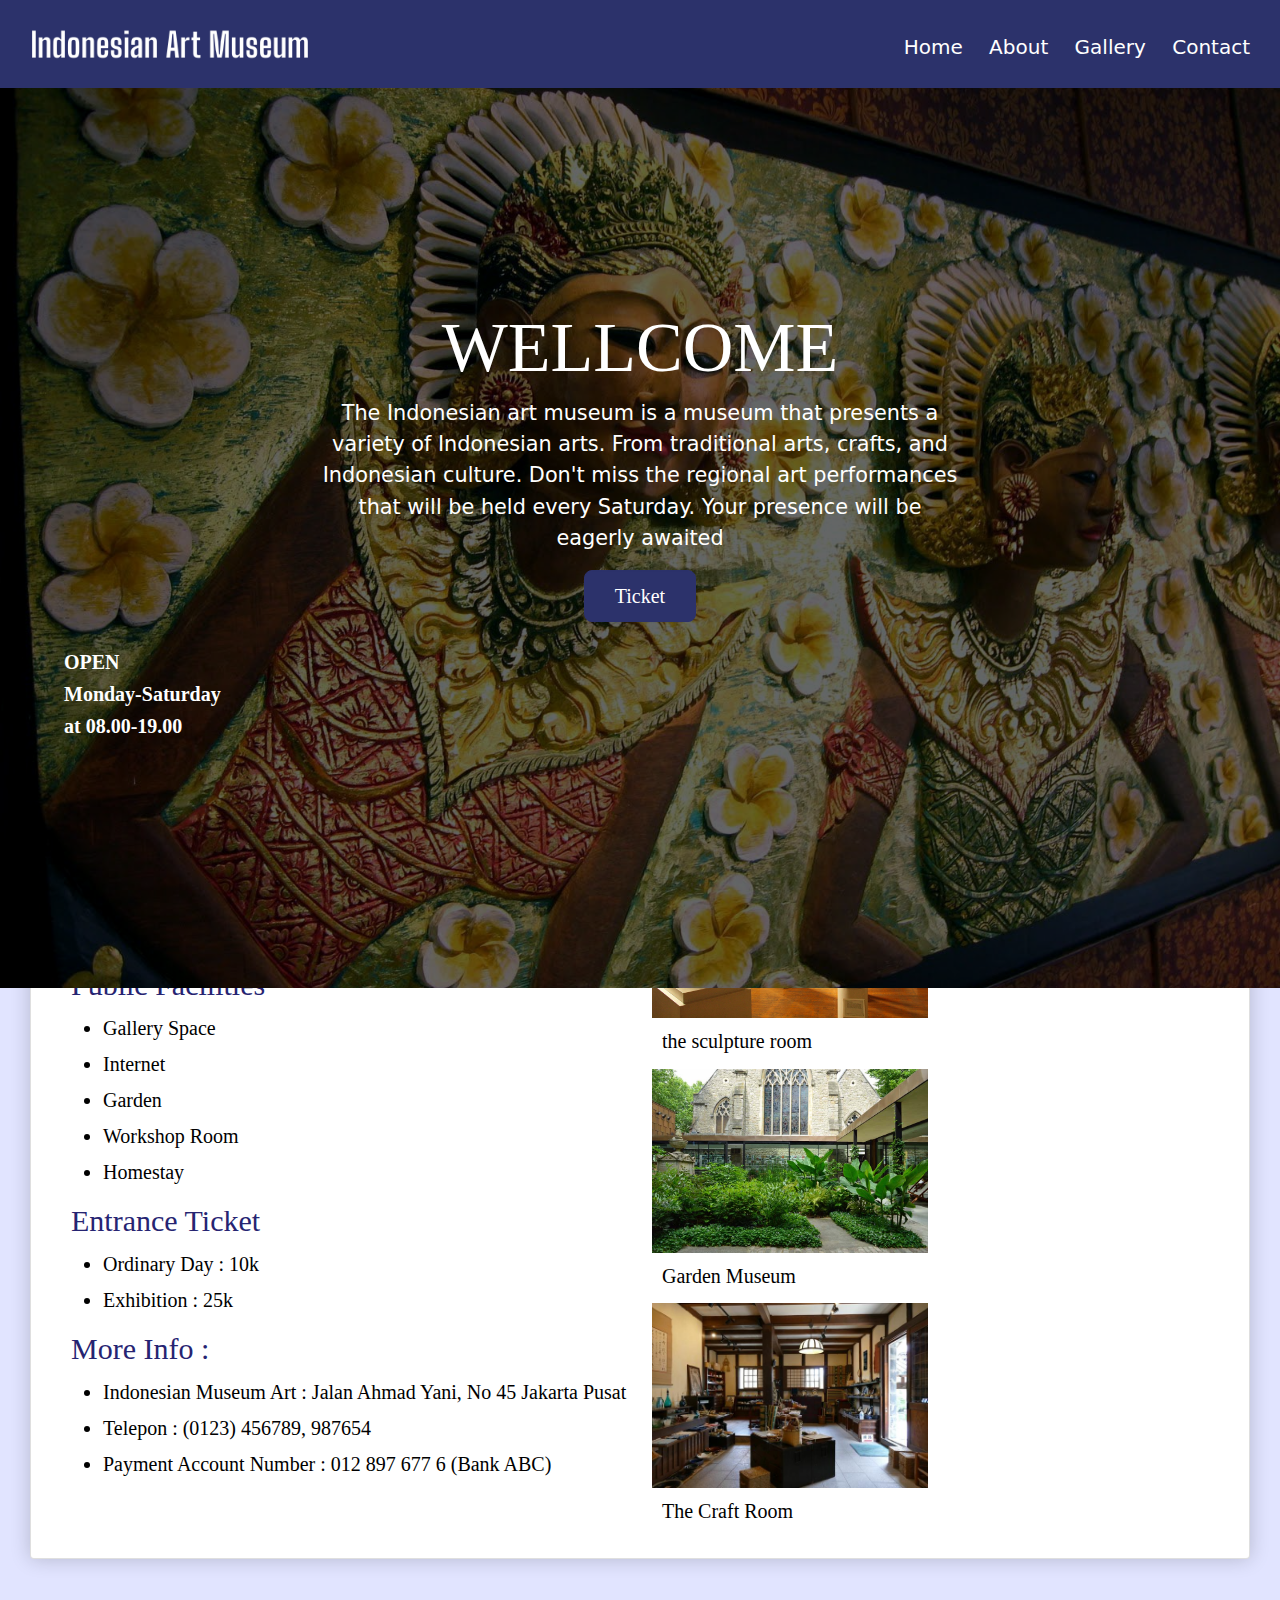
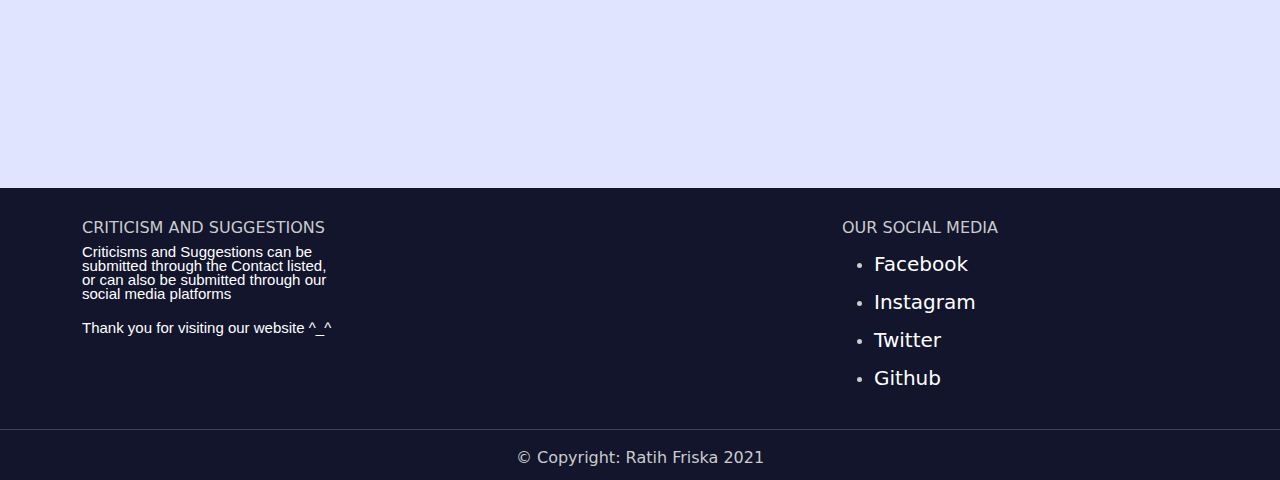
<file: index.html>
<!DOCTYPE html>
<html lang="en">
<head>
    <meta charset="UTF-8">
    <meta http-equiv="X-UA-Compatible" content="IE=edge">
    <meta name="viewport" content="width=device-width, initial-scale=1.0">
    <title>UAS DESWEB</title>
    <link rel="stylesheet" href="bootstrap-5.0.1-dist/css/bootstrap.min.css">
    <script src="bootstrap-5.0.1-dist/js/bootstrap.min.js"></script>
    <link rel="stylesheet" type="text/css" href="main.css">
</head>
<body>
    <!-- awal main header -->
    <div class="mainheader">
        <div class="navbar">
            <div class="logo">
                <a href="index.html"><img src="images/logo.png" alt="logo" height="80px" /></a>
            </div>
            <nav>
                <ul id="MenuItems" style="font-size: 20px;">
                <li> <a href="index.html">Home</a></li>
                <li><a href="about.html">About</a></li>
                <li><a href="galery.html">Gallery</a></li>
                <li><a href="contact.html">Contact</a></li>
                </ul>
            </nav>
            <img src="images/menu images.png" width="30px" height="30px" class="menu-icon" onclick="menutoggle()" />
        </div>
</div>
<!-- akhir main header -->
<!-- content -->
    <header class = "header container-fluid">
        <div class="overlay">
        <div class="description">
            <h1>WELLCOME</h1>
            <p>The Indonesian art museum is a museum that presents a variety of Indonesian arts. From traditional arts, crafts, and Indonesian culture. Don't miss the regional art performances that will be held every Saturday. Your presence will be eagerly awaited</p>
            <a href="ticket.html" class="button"> Ticket</a>
            <br><br>
            <h3>
                 OPEN<br> Monday-Saturday<br>at 08.00-19.00
            </h3>
        </div>
        </div>
    </header>
    <div class="content">
            <div class="card">
                <div class="row">
                    <class class="col-lg-6 col-md-6 col-sm-12">
                    <h1>Gallery Facilities for Artists</h1>
                    <ul>
                        <li>Main Exhibition Hall</li>
                        <li>The Sculpture Room</li>
                        <li>The Craft Room</li>
                    </ul>
                    <h1>Public Facilities</h1>
                    <ul>
                        <li>Gallery Space</li>
                        <li>Internet</li>
                        <li>Garden</li>
                        <li>Workshop Room</li>
                        <li>Homestay</li>
                    </ul>
                    <h1>Entrance Ticket</h1>
                    <ul>
                        <li>Ordinary Day : 10k</li>
                        <li>Exhibition : 25k</li>
                    </ul>
                    <h1>More Info :</h1>
                    <ul>
                        <li>Indonesian Museum Art : Jalan Ahmad Yani, No 45 Jakarta Pusat</li>
                        <li>Telepon : (0123) 456789, 987654</li>
                        <li>Payment Account Number : 012 897 677 6 (Bank ABC) </li>
                    </ul>
                </class>
                <div class="col-lg-6 col-md-6 col-sm-12">
                    <div class="row">
                        <div class="col-lg-6 col-md-6 col-sm-12">
                        <img src="images/the sculpture room.jpg" class="img-fluid">
                        <p>the sculpture room</p>
                    </div>
                    </div>
                    <div class="row">
                        <div class="col-lg-6 col-md-6 col-sm-12">
                        <img src="images/gaeden museum.jpg" class="img-fluid">
                        <p>Garden Museum</p>
                    </div>
                    </div>
                    <div class="row">
                        <div class="col-lg-6 col-md-6 col-sm-12">
                        <img src="images/the craft room.jpg" class="img-fluid">
                        <p>The Craft Room</p>
                        </div>
                    </div>
            </div>
            </div>
        </div>
        </div>
        </div>
        </div>
    <!-- akhir content -->
    <!-- footer -->
    <footer class="page-footer">
        <div class="container">
            <div class="row">
                <div class="col-lg-8 col-md-8 col-sm-12">
                    <h6 class="text-uppercase font-weight-bold">CRITICISM AND SUGGESTIONS</h6>
                    <p>Criticisms and Suggestions can be submitted through the Contact listed, or can also be submitted through our social media platforms</p>
                    <p>Thank you for visiting our website ^_^</p>
                </div>
                <div class="col-lg-4 col-md-4 col-sm-12">
                    <h6 class="text-uppercase font-weight-bold">OUR SOCIAL MEDIA</h6>
                    <ul>
                        <li><a href="http://www.facebook.com//ratih.fadia.1/">Facebook</a></li>
                        <li><a href="http://www.instagram.com/ratihfadia/">Instagram</a></li>
                        <li><a href="http://www.twitter.com//rthfrska">Twitter</a></li>
                        <li><a href="https://github.com/ratihfriska">Github</a></li>
                </div>
            </div>
        </div>
        <hr>
        <div class="footer-copyright text-center">© Copyright: Ratih Friska 2021</div>
    </footer>
    <!-- akhir footer -->
    <script src="sidebar.js"></script>
</body>
</html>
</file>
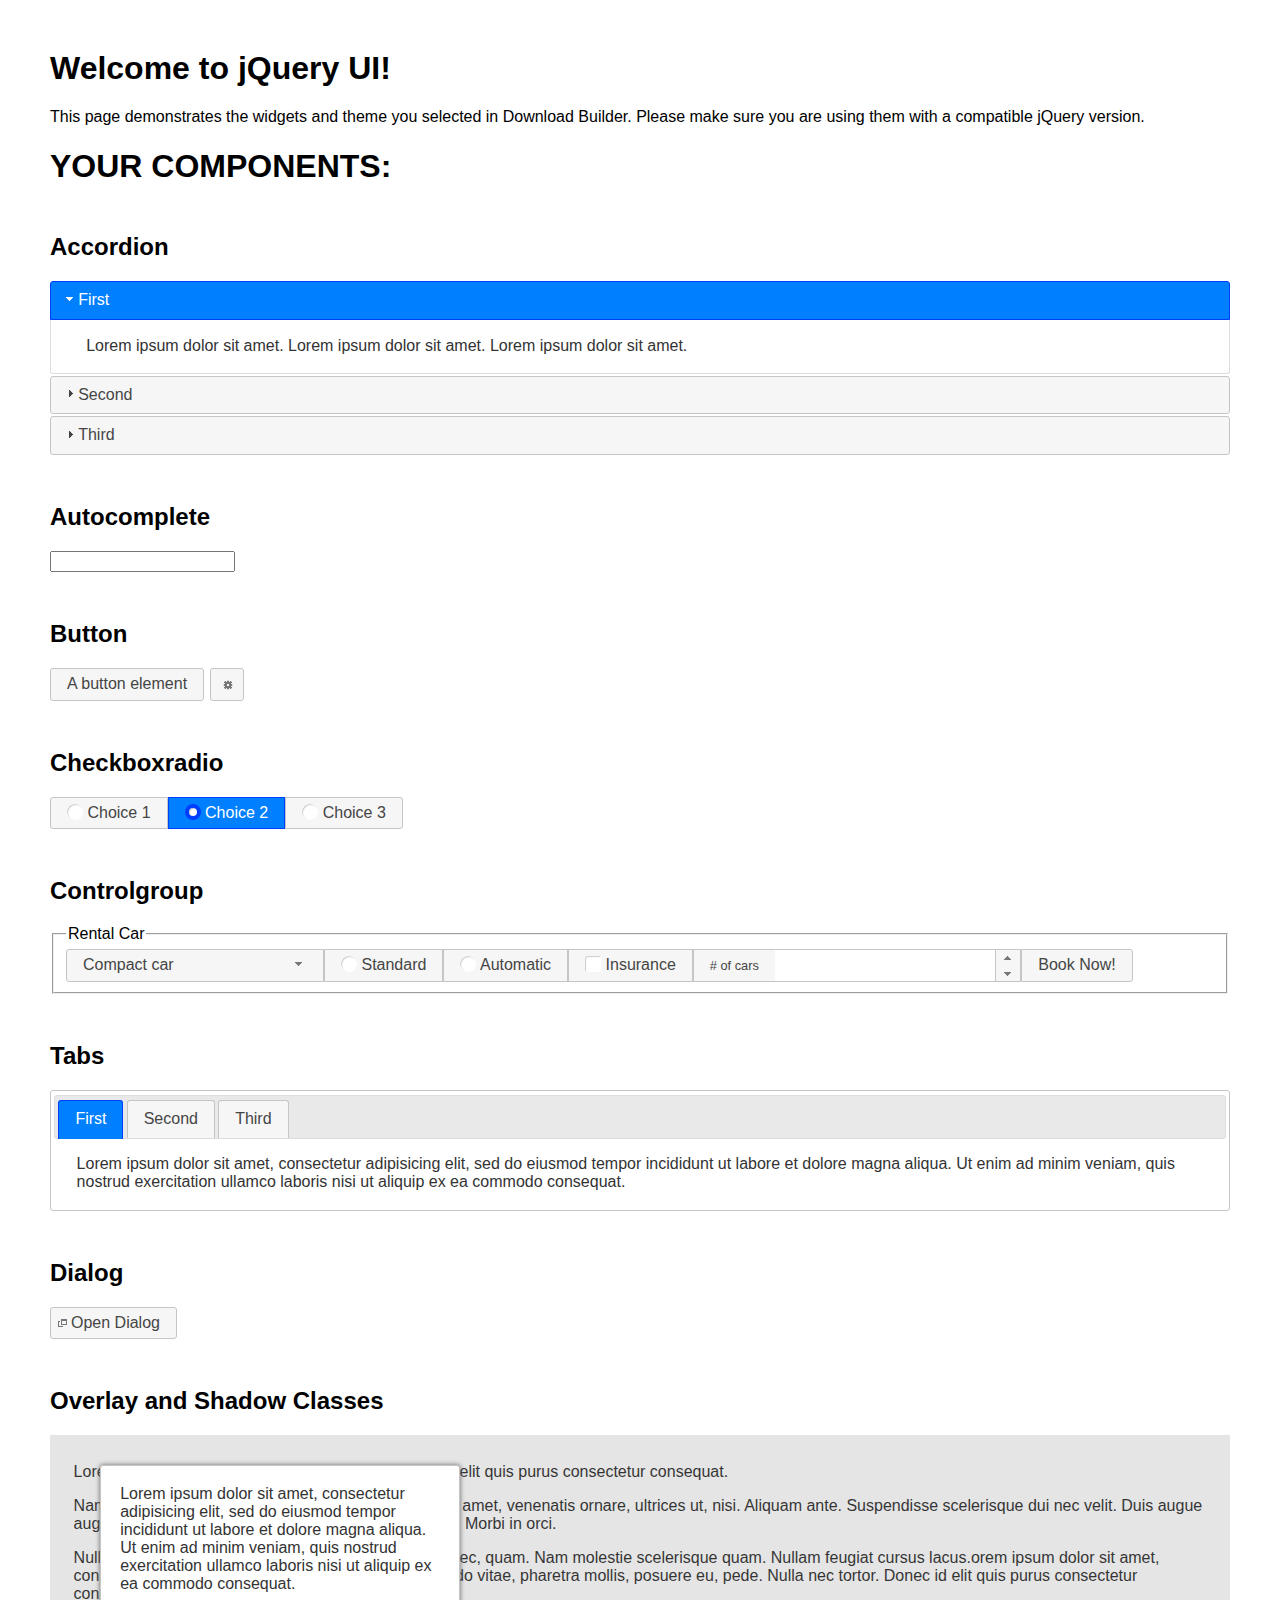
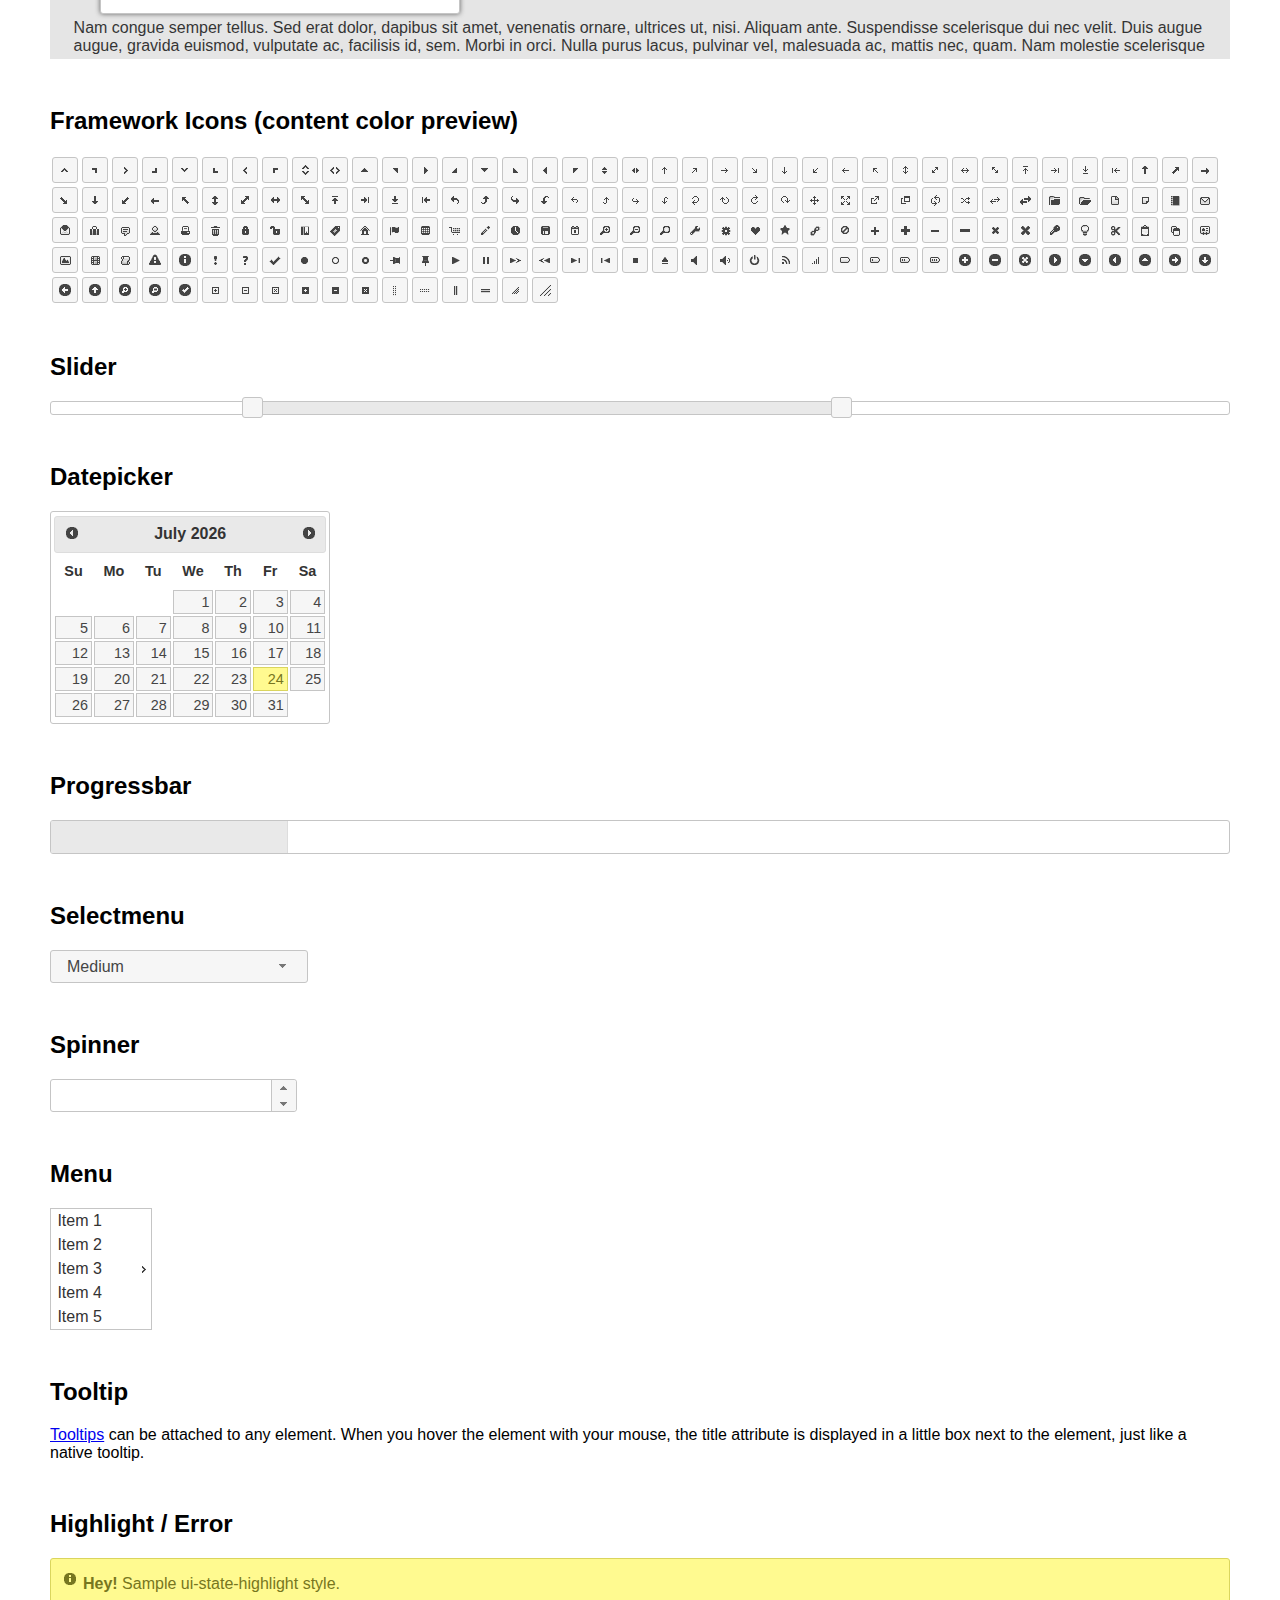
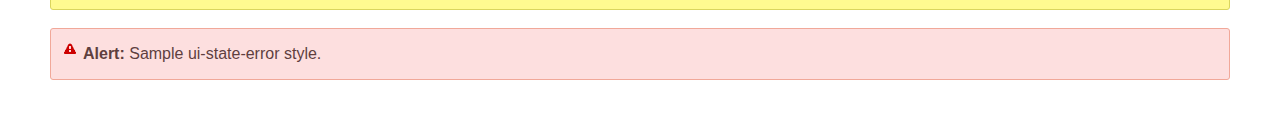
<file: jquery-ui/index.html>
<!doctype html>
<html lang="us">
<head>
	<meta charset="utf-8">
	<title>jQuery UI Example Page</title>
	<link href="jquery-ui.css" rel="stylesheet">
	<style>
	body{
		font-family: "Trebuchet MS", sans-serif;
		margin: 50px;
	}
	.demoHeaders {
		margin-top: 2em;
	}
	#dialog-link {
		padding: .4em 1em .4em 20px;
		text-decoration: none;
		position: relative;
	}
	#dialog-link span.ui-icon {
		margin: 0 5px 0 0;
		position: absolute;
		left: .2em;
		top: 50%;
		margin-top: -8px;
	}
	#icons {
		margin: 0;
		padding: 0;
	}
	#icons li {
		margin: 2px;
		position: relative;
		padding: 4px 0;
		cursor: pointer;
		float: left;
		list-style: none;
	}
	#icons span.ui-icon {
		float: left;
		margin: 0 4px;
	}
	.fakewindowcontain .ui-widget-overlay {
		position: absolute;
	}
	select {
		width: 200px;
	}
	</style>
</head>
<body>

<h1>Welcome to jQuery UI!</h1>

<div class="ui-widget">
	<p>This page demonstrates the widgets and theme you selected in Download Builder. Please make sure you are using them with a compatible jQuery version.</p>
</div>

<h1>YOUR COMPONENTS:</h1>


<!-- Accordion -->
<h2 class="demoHeaders">Accordion</h2>
<div id="accordion">
	<h3>First</h3>
	<div>Lorem ipsum dolor sit amet. Lorem ipsum dolor sit amet. Lorem ipsum dolor sit amet.</div>
	<h3>Second</h3>
	<div>Phasellus mattis tincidunt nibh.</div>
	<h3>Third</h3>
	<div>Nam dui erat, auctor a, dignissim quis.</div>
</div>



<!-- Autocomplete -->
<h2 class="demoHeaders">Autocomplete</h2>
<div>
	<input id="autocomplete" title="type &quot;a&quot;">
</div>



<!-- Button -->
<h2 class="demoHeaders">Button</h2>
<button id="button">A button element</button>
<button id="button-icon">An icon-only button</button>



<!-- Checkboxradio -->
<h2 class="demoHeaders">Checkboxradio</h2>
<form style="margin-top: 1em;">
	<div id="radioset">
		<input type="radio" id="radio1" name="radio"><label for="radio1">Choice 1</label>
		<input type="radio" id="radio2" name="radio" checked="checked"><label for="radio2">Choice 2</label>
		<input type="radio" id="radio3" name="radio"><label for="radio3">Choice 3</label>
	</div>
</form>



<!-- Controlgroup -->
<h2 class="demoHeaders">Controlgroup</h2>
<fieldset>
	<legend>Rental Car</legend>
	<div id="controlgroup">
		<select id="car-type">
			<option>Compact car</option>
			<option>Midsize car</option>
			<option>Full size car</option>
			<option>SUV</option>
			<option>Luxury</option>
			<option>Truck</option>
			<option>Van</option>
		</select>
		<label for="transmission-standard">Standard</label>
		<input type="radio" name="transmission" id="transmission-standard">
		<label for="transmission-automatic">Automatic</label>
		<input type="radio" name="transmission" id="transmission-automatic">
		<label for="insurance">Insurance</label>
		<input type="checkbox" name="insurance" id="insurance">
		<label for="horizontal-spinner" class="ui-controlgroup-label"># of cars</label>
		<input id="horizontal-spinner" class="ui-spinner-input">
		<button>Book Now!</button>
	</div>
</fieldset>



<!-- Tabs -->
<h2 class="demoHeaders">Tabs</h2>
<div id="tabs">
	<ul>
		<li><a href="#tabs-1">First</a></li>
		<li><a href="#tabs-2">Second</a></li>
		<li><a href="#tabs-3">Third</a></li>
	</ul>
	<div id="tabs-1">Lorem ipsum dolor sit amet, consectetur adipisicing elit, sed do eiusmod tempor incididunt ut labore et dolore magna aliqua. Ut enim ad minim veniam, quis nostrud exercitation ullamco laboris nisi ut aliquip ex ea commodo consequat.</div>
	<div id="tabs-2">Phasellus mattis tincidunt nibh. Cras orci urna, blandit id, pretium vel, aliquet ornare, felis. Maecenas scelerisque sem non nisl. Fusce sed lorem in enim dictum bibendum.</div>
	<div id="tabs-3">Nam dui erat, auctor a, dignissim quis, sollicitudin eu, felis. Pellentesque nisi urna, interdum eget, sagittis et, consequat vestibulum, lacus. Mauris porttitor ullamcorper augue.</div>
</div>



<h2 class="demoHeaders">Dialog</h2>
<p>
	<button id="dialog-link" class="ui-button ui-corner-all ui-widget">
		<span class="ui-icon ui-icon-newwin"></span>Open Dialog
	</button>
</p>

<h2 class="demoHeaders">Overlay and Shadow Classes</h2>
<div style="position: relative; width: 96%; height: 200px; padding:1% 2%; overflow:hidden;" class="fakewindowcontain">
	<p>Lorem ipsum dolor sit amet,  Nulla nec tortor. Donec id elit quis purus consectetur consequat. </p><p>Nam congue semper tellus. Sed erat dolor, dapibus sit amet, venenatis ornare, ultrices ut, nisi. Aliquam ante. Suspendisse scelerisque dui nec velit. Duis augue augue, gravida euismod, vulputate ac, facilisis id, sem. Morbi in orci. </p><p>Nulla purus lacus, pulvinar vel, malesuada ac, mattis nec, quam. Nam molestie scelerisque quam. Nullam feugiat cursus lacus.orem ipsum dolor sit amet, consectetur adipiscing elit. Donec libero risus, commodo vitae, pharetra mollis, posuere eu, pede. Nulla nec tortor. Donec id elit quis purus consectetur consequat. </p><p>Nam congue semper tellus. Sed erat dolor, dapibus sit amet, venenatis ornare, ultrices ut, nisi. Aliquam ante. Suspendisse scelerisque dui nec velit. Duis augue augue, gravida euismod, vulputate ac, facilisis id, sem. Morbi in orci. Nulla purus lacus, pulvinar vel, malesuada ac, mattis nec, quam. Nam molestie scelerisque quam. </p><p>Nullam feugiat cursus lacus.orem ipsum dolor sit amet, consectetur adipiscing elit. Donec libero risus, commodo vitae, pharetra mollis, posuere eu, pede. Nulla nec tortor. Donec id elit quis purus consectetur consequat. Nam congue semper tellus. Sed erat dolor, dapibus sit amet, venenatis ornare, ultrices ut, nisi. Aliquam ante. </p><p>Suspendisse scelerisque dui nec velit. Duis augue augue, gravida euismod, vulputate ac, facilisis id, sem. Morbi in orci. Nulla purus lacus, pulvinar vel, malesuada ac, mattis nec, quam. Nam molestie scelerisque quam. Nullam feugiat cursus lacus.orem ipsum dolor sit amet, consectetur adipiscing elit. Donec libero risus, commodo vitae, pharetra mollis, posuere eu, pede. Nulla nec tortor. Donec id elit quis purus consectetur consequat. Nam congue semper tellus. Sed erat dolor, dapibus sit amet, venenatis ornare, ultrices ut, nisi. </p>

	<!-- ui-dialog -->
	<div class="ui-widget-overlay ui-front"></div>
	<div style="position: absolute; width: 320px; left: 50px; top: 30px; padding: 1.2em" class="ui-widget ui-front ui-widget-content ui-corner-all ui-widget-shadow">
		Lorem ipsum dolor sit amet, consectetur adipisicing elit, sed do eiusmod tempor incididunt ut labore et dolore magna aliqua. Ut enim ad minim veniam, quis nostrud exercitation ullamco laboris nisi ut aliquip ex ea commodo consequat.
	</div>

</div>

<!-- ui-dialog -->
<div id="dialog" title="Dialog Title">
	<p>Lorem ipsum dolor sit amet, consectetur adipisicing elit, sed do eiusmod tempor incididunt ut labore et dolore magna aliqua. Ut enim ad minim veniam, quis nostrud exercitation ullamco laboris nisi ut aliquip ex ea commodo consequat.</p>
</div>



<h2 class="demoHeaders">Framework Icons (content color preview)</h2>
<ul id="icons" class="ui-widget ui-helper-clearfix">
	<li class="ui-state-default ui-corner-all" title=".ui-icon-caret-1-n"><span class="ui-icon ui-icon-caret-1-n"></span></li>
	<li class="ui-state-default ui-corner-all" title=".ui-icon-caret-1-ne"><span class="ui-icon ui-icon-caret-1-ne"></span></li>
	<li class="ui-state-default ui-corner-all" title=".ui-icon-caret-1-e"><span class="ui-icon ui-icon-caret-1-e"></span></li>
	<li class="ui-state-default ui-corner-all" title=".ui-icon-caret-1-se"><span class="ui-icon ui-icon-caret-1-se"></span></li>
	<li class="ui-state-default ui-corner-all" title=".ui-icon-caret-1-s"><span class="ui-icon ui-icon-caret-1-s"></span></li>
	<li class="ui-state-default ui-corner-all" title=".ui-icon-caret-1-sw"><span class="ui-icon ui-icon-caret-1-sw"></span></li>
	<li class="ui-state-default ui-corner-all" title=".ui-icon-caret-1-w"><span class="ui-icon ui-icon-caret-1-w"></span></li>
	<li class="ui-state-default ui-corner-all" title=".ui-icon-caret-1-nw"><span class="ui-icon ui-icon-caret-1-nw"></span></li>
	<li class="ui-state-default ui-corner-all" title=".ui-icon-caret-2-n-s"><span class="ui-icon ui-icon-caret-2-n-s"></span></li>
	<li class="ui-state-default ui-corner-all" title=".ui-icon-caret-2-e-w"><span class="ui-icon ui-icon-caret-2-e-w"></span></li>
	<li class="ui-state-default ui-corner-all" title=".ui-icon-triangle-1-n"><span class="ui-icon ui-icon-triangle-1-n"></span></li>
	<li class="ui-state-default ui-corner-all" title=".ui-icon-triangle-1-ne"><span class="ui-icon ui-icon-triangle-1-ne"></span></li>
	<li class="ui-state-default ui-corner-all" title=".ui-icon-triangle-1-e"><span class="ui-icon ui-icon-triangle-1-e"></span></li>
	<li class="ui-state-default ui-corner-all" title=".ui-icon-triangle-1-se"><span class="ui-icon ui-icon-triangle-1-se"></span></li>
	<li class="ui-state-default ui-corner-all" title=".ui-icon-triangle-1-s"><span class="ui-icon ui-icon-triangle-1-s"></span></li>
	<li class="ui-state-default ui-corner-all" title=".ui-icon-triangle-1-sw"><span class="ui-icon ui-icon-triangle-1-sw"></span></li>
	<li class="ui-state-default ui-corner-all" title=".ui-icon-triangle-1-w"><span class="ui-icon ui-icon-triangle-1-w"></span></li>
	<li class="ui-state-default ui-corner-all" title=".ui-icon-triangle-1-nw"><span class="ui-icon ui-icon-triangle-1-nw"></span></li>
	<li class="ui-state-default ui-corner-all" title=".ui-icon-triangle-2-n-s"><span class="ui-icon ui-icon-triangle-2-n-s"></span></li>
	<li class="ui-state-default ui-corner-all" title=".ui-icon-triangle-2-e-w"><span class="ui-icon ui-icon-triangle-2-e-w"></span></li>
	<li class="ui-state-default ui-corner-all" title=".ui-icon-arrow-1-n"><span class="ui-icon ui-icon-arrow-1-n"></span></li>
	<li class="ui-state-default ui-corner-all" title=".ui-icon-arrow-1-ne"><span class="ui-icon ui-icon-arrow-1-ne"></span></li>
	<li class="ui-state-default ui-corner-all" title=".ui-icon-arrow-1-e"><span class="ui-icon ui-icon-arrow-1-e"></span></li>
	<li class="ui-state-default ui-corner-all" title=".ui-icon-arrow-1-se"><span class="ui-icon ui-icon-arrow-1-se"></span></li>
	<li class="ui-state-default ui-corner-all" title=".ui-icon-arrow-1-s"><span class="ui-icon ui-icon-arrow-1-s"></span></li>
	<li class="ui-state-default ui-corner-all" title=".ui-icon-arrow-1-sw"><span class="ui-icon ui-icon-arrow-1-sw"></span></li>
	<li class="ui-state-default ui-corner-all" title=".ui-icon-arrow-1-w"><span class="ui-icon ui-icon-arrow-1-w"></span></li>
	<li class="ui-state-default ui-corner-all" title=".ui-icon-arrow-1-nw"><span class="ui-icon ui-icon-arrow-1-nw"></span></li>
	<li class="ui-state-default ui-corner-all" title=".ui-icon-arrow-2-n-s"><span class="ui-icon ui-icon-arrow-2-n-s"></span></li>
	<li class="ui-state-default ui-corner-all" title=".ui-icon-arrow-2-ne-sw"><span class="ui-icon ui-icon-arrow-2-ne-sw"></span></li>
	<li class="ui-state-default ui-corner-all" title=".ui-icon-arrow-2-e-w"><span class="ui-icon ui-icon-arrow-2-e-w"></span></li>
	<li class="ui-state-default ui-corner-all" title=".ui-icon-arrow-2-se-nw"><span class="ui-icon ui-icon-arrow-2-se-nw"></span></li>
	<li class="ui-state-default ui-corner-all" title=".ui-icon-arrowstop-1-n"><span class="ui-icon ui-icon-arrowstop-1-n"></span></li>
	<li class="ui-state-default ui-corner-all" title=".ui-icon-arrowstop-1-e"><span class="ui-icon ui-icon-arrowstop-1-e"></span></li>
	<li class="ui-state-default ui-corner-all" title=".ui-icon-arrowstop-1-s"><span class="ui-icon ui-icon-arrowstop-1-s"></span></li>
	<li class="ui-state-default ui-corner-all" title=".ui-icon-arrowstop-1-w"><span class="ui-icon ui-icon-arrowstop-1-w"></span></li>
	<li class="ui-state-default ui-corner-all" title=".ui-icon-arrowthick-1-n"><span class="ui-icon ui-icon-arrowthick-1-n"></span></li>
	<li class="ui-state-default ui-corner-all" title=".ui-icon-arrowthick-1-ne"><span class="ui-icon ui-icon-arrowthick-1-ne"></span></li>
	<li class="ui-state-default ui-corner-all" title=".ui-icon-arrowthick-1-e"><span class="ui-icon ui-icon-arrowthick-1-e"></span></li>
	<li class="ui-state-default ui-corner-all" title=".ui-icon-arrowthick-1-se"><span class="ui-icon ui-icon-arrowthick-1-se"></span></li>
	<li class="ui-state-default ui-corner-all" title=".ui-icon-arrowthick-1-s"><span class="ui-icon ui-icon-arrowthick-1-s"></span></li>
	<li class="ui-state-default ui-corner-all" title=".ui-icon-arrowthick-1-sw"><span class="ui-icon ui-icon-arrowthick-1-sw"></span></li>
	<li class="ui-state-default ui-corner-all" title=".ui-icon-arrowthick-1-w"><span class="ui-icon ui-icon-arrowthick-1-w"></span></li>
	<li class="ui-state-default ui-corner-all" title=".ui-icon-arrowthick-1-nw"><span class="ui-icon ui-icon-arrowthick-1-nw"></span></li>
	<li class="ui-state-default ui-corner-all" title=".ui-icon-arrowthick-2-n-s"><span class="ui-icon ui-icon-arrowthick-2-n-s"></span></li>
	<li class="ui-state-default ui-corner-all" title=".ui-icon-arrowthick-2-ne-sw"><span class="ui-icon ui-icon-arrowthick-2-ne-sw"></span></li>
	<li class="ui-state-default ui-corner-all" title=".ui-icon-arrowthick-2-e-w"><span class="ui-icon ui-icon-arrowthick-2-e-w"></span></li>
	<li class="ui-state-default ui-corner-all" title=".ui-icon-arrowthick-2-se-nw"><span class="ui-icon ui-icon-arrowthick-2-se-nw"></span></li>
	<li class="ui-state-default ui-corner-all" title=".ui-icon-arrowthickstop-1-n"><span class="ui-icon ui-icon-arrowthickstop-1-n"></span></li>
	<li class="ui-state-default ui-corner-all" title=".ui-icon-arrowthickstop-1-e"><span class="ui-icon ui-icon-arrowthickstop-1-e"></span></li>
	<li class="ui-state-default ui-corner-all" title=".ui-icon-arrowthickstop-1-s"><span class="ui-icon ui-icon-arrowthickstop-1-s"></span></li>
	<li class="ui-state-default ui-corner-all" title=".ui-icon-arrowthickstop-1-w"><span class="ui-icon ui-icon-arrowthickstop-1-w"></span></li>
	<li class="ui-state-default ui-corner-all" title=".ui-icon-arrowreturnthick-1-w"><span class="ui-icon ui-icon-arrowreturnthick-1-w"></span></li>
	<li class="ui-state-default ui-corner-all" title=".ui-icon-arrowreturnthick-1-n"><span class="ui-icon ui-icon-arrowreturnthick-1-n"></span></li>
	<li class="ui-state-default ui-corner-all" title=".ui-icon-arrowreturnthick-1-e"><span class="ui-icon ui-icon-arrowreturnthick-1-e"></span></li>
	<li class="ui-state-default ui-corner-all" title=".ui-icon-arrowreturnthick-1-s"><span class="ui-icon ui-icon-arrowreturnthick-1-s"></span></li>
	<li class="ui-state-default ui-corner-all" title=".ui-icon-arrowreturn-1-w"><span class="ui-icon ui-icon-arrowreturn-1-w"></span></li>
	<li class="ui-state-default ui-corner-all" title=".ui-icon-arrowreturn-1-n"><span class="ui-icon ui-icon-arrowreturn-1-n"></span></li>
	<li class="ui-state-default ui-corner-all" title=".ui-icon-arrowreturn-1-e"><span class="ui-icon ui-icon-arrowreturn-1-e"></span></li>
	<li class="ui-state-default ui-corner-all" title=".ui-icon-arrowreturn-1-s"><span class="ui-icon ui-icon-arrowreturn-1-s"></span></li>
	<li class="ui-state-default ui-corner-all" title=".ui-icon-arrowrefresh-1-w"><span class="ui-icon ui-icon-arrowrefresh-1-w"></span></li>
	<li class="ui-state-default ui-corner-all" title=".ui-icon-arrowrefresh-1-n"><span class="ui-icon ui-icon-arrowrefresh-1-n"></span></li>
	<li class="ui-state-default ui-corner-all" title=".ui-icon-arrowrefresh-1-e"><span class="ui-icon ui-icon-arrowrefresh-1-e"></span></li>
	<li class="ui-state-default ui-corner-all" title=".ui-icon-arrowrefresh-1-s"><span class="ui-icon ui-icon-arrowrefresh-1-s"></span></li>
	<li class="ui-state-default ui-corner-all" title=".ui-icon-arrow-4"><span class="ui-icon ui-icon-arrow-4"></span></li>
	<li class="ui-state-default ui-corner-all" title=".ui-icon-arrow-4-diag"><span class="ui-icon ui-icon-arrow-4-diag"></span></li>
	<li class="ui-state-default ui-corner-all" title=".ui-icon-extlink"><span class="ui-icon ui-icon-extlink"></span></li>
	<li class="ui-state-default ui-corner-all" title=".ui-icon-newwin"><span class="ui-icon ui-icon-newwin"></span></li>
	<li class="ui-state-default ui-corner-all" title=".ui-icon-refresh"><span class="ui-icon ui-icon-refresh"></span></li>
	<li class="ui-state-default ui-corner-all" title=".ui-icon-shuffle"><span class="ui-icon ui-icon-shuffle"></span></li>
	<li class="ui-state-default ui-corner-all" title=".ui-icon-transfer-e-w"><span class="ui-icon ui-icon-transfer-e-w"></span></li>
	<li class="ui-state-default ui-corner-all" title=".ui-icon-transferthick-e-w"><span class="ui-icon ui-icon-transferthick-e-w"></span></li>
	<li class="ui-state-default ui-corner-all" title=".ui-icon-folder-collapsed"><span class="ui-icon ui-icon-folder-collapsed"></span></li>
	<li class="ui-state-default ui-corner-all" title=".ui-icon-folder-open"><span class="ui-icon ui-icon-folder-open"></span></li>
	<li class="ui-state-default ui-corner-all" title=".ui-icon-document"><span class="ui-icon ui-icon-document"></span></li>
	<li class="ui-state-default ui-corner-all" title=".ui-icon-document-b"><span class="ui-icon ui-icon-document-b"></span></li>
	<li class="ui-state-default ui-corner-all" title=".ui-icon-note"><span class="ui-icon ui-icon-note"></span></li>
	<li class="ui-state-default ui-corner-all" title=".ui-icon-mail-closed"><span class="ui-icon ui-icon-mail-closed"></span></li>
	<li class="ui-state-default ui-corner-all" title=".ui-icon-mail-open"><span class="ui-icon ui-icon-mail-open"></span></li>
	<li class="ui-state-default ui-corner-all" title=".ui-icon-suitcase"><span class="ui-icon ui-icon-suitcase"></span></li>
	<li class="ui-state-default ui-corner-all" title=".ui-icon-comment"><span class="ui-icon ui-icon-comment"></span></li>
	<li class="ui-state-default ui-corner-all" title=".ui-icon-person"><span class="ui-icon ui-icon-person"></span></li>
	<li class="ui-state-default ui-corner-all" title=".ui-icon-print"><span class="ui-icon ui-icon-print"></span></li>
	<li class="ui-state-default ui-corner-all" title=".ui-icon-trash"><span class="ui-icon ui-icon-trash"></span></li>
	<li class="ui-state-default ui-corner-all" title=".ui-icon-locked"><span class="ui-icon ui-icon-locked"></span></li>
	<li class="ui-state-default ui-corner-all" title=".ui-icon-unlocked"><span class="ui-icon ui-icon-unlocked"></span></li>
	<li class="ui-state-default ui-corner-all" title=".ui-icon-bookmark"><span class="ui-icon ui-icon-bookmark"></span></li>
	<li class="ui-state-default ui-corner-all" title=".ui-icon-tag"><span class="ui-icon ui-icon-tag"></span></li>
	<li class="ui-state-default ui-corner-all" title=".ui-icon-home"><span class="ui-icon ui-icon-home"></span></li>
	<li class="ui-state-default ui-corner-all" title=".ui-icon-flag"><span class="ui-icon ui-icon-flag"></span></li>
	<li class="ui-state-default ui-corner-all" title=".ui-icon-calculator"><span class="ui-icon ui-icon-calculator"></span></li>
	<li class="ui-state-default ui-corner-all" title=".ui-icon-cart"><span class="ui-icon ui-icon-cart"></span></li>
	<li class="ui-state-default ui-corner-all" title=".ui-icon-pencil"><span class="ui-icon ui-icon-pencil"></span></li>
	<li class="ui-state-default ui-corner-all" title=".ui-icon-clock"><span class="ui-icon ui-icon-clock"></span></li>
	<li class="ui-state-default ui-corner-all" title=".ui-icon-disk"><span class="ui-icon ui-icon-disk"></span></li>
	<li class="ui-state-default ui-corner-all" title=".ui-icon-calendar"><span class="ui-icon ui-icon-calendar"></span></li>
	<li class="ui-state-default ui-corner-all" title=".ui-icon-zoomin"><span class="ui-icon ui-icon-zoomin"></span></li>
	<li class="ui-state-default ui-corner-all" title=".ui-icon-zoomout"><span class="ui-icon ui-icon-zoomout"></span></li>
	<li class="ui-state-default ui-corner-all" title=".ui-icon-search"><span class="ui-icon ui-icon-search"></span></li>
	<li class="ui-state-default ui-corner-all" title=".ui-icon-wrench"><span class="ui-icon ui-icon-wrench"></span></li>
	<li class="ui-state-default ui-corner-all" title=".ui-icon-gear"><span class="ui-icon ui-icon-gear"></span></li>
	<li class="ui-state-default ui-corner-all" title=".ui-icon-heart"><span class="ui-icon ui-icon-heart"></span></li>
	<li class="ui-state-default ui-corner-all" title=".ui-icon-star"><span class="ui-icon ui-icon-star"></span></li>
	<li class="ui-state-default ui-corner-all" title=".ui-icon-link"><span class="ui-icon ui-icon-link"></span></li>
	<li class="ui-state-default ui-corner-all" title=".ui-icon-cancel"><span class="ui-icon ui-icon-cancel"></span></li>
	<li class="ui-state-default ui-corner-all" title=".ui-icon-plus"><span class="ui-icon ui-icon-plus"></span></li>
	<li class="ui-state-default ui-corner-all" title=".ui-icon-plusthick"><span class="ui-icon ui-icon-plusthick"></span></li>
	<li class="ui-state-default ui-corner-all" title=".ui-icon-minus"><span class="ui-icon ui-icon-minus"></span></li>
	<li class="ui-state-default ui-corner-all" title=".ui-icon-minusthick"><span class="ui-icon ui-icon-minusthick"></span></li>
	<li class="ui-state-default ui-corner-all" title=".ui-icon-close"><span class="ui-icon ui-icon-close"></span></li>
	<li class="ui-state-default ui-corner-all" title=".ui-icon-closethick"><span class="ui-icon ui-icon-closethick"></span></li>
	<li class="ui-state-default ui-corner-all" title=".ui-icon-key"><span class="ui-icon ui-icon-key"></span></li>
	<li class="ui-state-default ui-corner-all" title=".ui-icon-lightbulb"><span class="ui-icon ui-icon-lightbulb"></span></li>
	<li class="ui-state-default ui-corner-all" title=".ui-icon-scissors"><span class="ui-icon ui-icon-scissors"></span></li>
	<li class="ui-state-default ui-corner-all" title=".ui-icon-clipboard"><span class="ui-icon ui-icon-clipboard"></span></li>
	<li class="ui-state-default ui-corner-all" title=".ui-icon-copy"><span class="ui-icon ui-icon-copy"></span></li>
	<li class="ui-state-default ui-corner-all" title=".ui-icon-contact"><span class="ui-icon ui-icon-contact"></span></li>
	<li class="ui-state-default ui-corner-all" title=".ui-icon-image"><span class="ui-icon ui-icon-image"></span></li>
	<li class="ui-state-default ui-corner-all" title=".ui-icon-video"><span class="ui-icon ui-icon-video"></span></li>
	<li class="ui-state-default ui-corner-all" title=".ui-icon-script"><span class="ui-icon ui-icon-script"></span></li>
	<li class="ui-state-default ui-corner-all" title=".ui-icon-alert"><span class="ui-icon ui-icon-alert"></span></li>
	<li class="ui-state-default ui-corner-all" title=".ui-icon-info"><span class="ui-icon ui-icon-info"></span></li>
	<li class="ui-state-default ui-corner-all" title=".ui-icon-notice"><span class="ui-icon ui-icon-notice"></span></li>
	<li class="ui-state-default ui-corner-all" title=".ui-icon-help"><span class="ui-icon ui-icon-help"></span></li>
	<li class="ui-state-default ui-corner-all" title=".ui-icon-check"><span class="ui-icon ui-icon-check"></span></li>
	<li class="ui-state-default ui-corner-all" title=".ui-icon-bullet"><span class="ui-icon ui-icon-bullet"></span></li>
	<li class="ui-state-default ui-corner-all" title=".ui-icon-radio-off"><span class="ui-icon ui-icon-radio-off"></span></li>
	<li class="ui-state-default ui-corner-all" title=".ui-icon-radio-on"><span class="ui-icon ui-icon-radio-on"></span></li>
	<li class="ui-state-default ui-corner-all" title=".ui-icon-pin-w"><span class="ui-icon ui-icon-pin-w"></span></li>
	<li class="ui-state-default ui-corner-all" title=".ui-icon-pin-s"><span class="ui-icon ui-icon-pin-s"></span></li>
	<li class="ui-state-default ui-corner-all" title=".ui-icon-play"><span class="ui-icon ui-icon-play"></span></li>
	<li class="ui-state-default ui-corner-all" title=".ui-icon-pause"><span class="ui-icon ui-icon-pause"></span></li>
	<li class="ui-state-default ui-corner-all" title=".ui-icon-seek-next"><span class="ui-icon ui-icon-seek-next"></span></li>
	<li class="ui-state-default ui-corner-all" title=".ui-icon-seek-prev"><span class="ui-icon ui-icon-seek-prev"></span></li>
	<li class="ui-state-default ui-corner-all" title=".ui-icon-seek-end"><span class="ui-icon ui-icon-seek-end"></span></li>
	<li class="ui-state-default ui-corner-all" title=".ui-icon-seek-first"><span class="ui-icon ui-icon-seek-first"></span></li>
	<li class="ui-state-default ui-corner-all" title=".ui-icon-stop"><span class="ui-icon ui-icon-stop"></span></li>
	<li class="ui-state-default ui-corner-all" title=".ui-icon-eject"><span class="ui-icon ui-icon-eject"></span></li>
	<li class="ui-state-default ui-corner-all" title=".ui-icon-volume-off"><span class="ui-icon ui-icon-volume-off"></span></li>
	<li class="ui-state-default ui-corner-all" title=".ui-icon-volume-on"><span class="ui-icon ui-icon-volume-on"></span></li>
	<li class="ui-state-default ui-corner-all" title=".ui-icon-power"><span class="ui-icon ui-icon-power"></span></li>
	<li class="ui-state-default ui-corner-all" title=".ui-icon-signal-diag"><span class="ui-icon ui-icon-signal-diag"></span></li>
	<li class="ui-state-default ui-corner-all" title=".ui-icon-signal"><span class="ui-icon ui-icon-signal"></span></li>
	<li class="ui-state-default ui-corner-all" title=".ui-icon-battery-0"><span class="ui-icon ui-icon-battery-0"></span></li>
	<li class="ui-state-default ui-corner-all" title=".ui-icon-battery-1"><span class="ui-icon ui-icon-battery-1"></span></li>
	<li class="ui-state-default ui-corner-all" title=".ui-icon-battery-2"><span class="ui-icon ui-icon-battery-2"></span></li>
	<li class="ui-state-default ui-corner-all" title=".ui-icon-battery-3"><span class="ui-icon ui-icon-battery-3"></span></li>
	<li class="ui-state-default ui-corner-all" title=".ui-icon-circle-plus"><span class="ui-icon ui-icon-circle-plus"></span></li>
	<li class="ui-state-default ui-corner-all" title=".ui-icon-circle-minus"><span class="ui-icon ui-icon-circle-minus"></span></li>
	<li class="ui-state-default ui-corner-all" title=".ui-icon-circle-close"><span class="ui-icon ui-icon-circle-close"></span></li>
	<li class="ui-state-default ui-corner-all" title=".ui-icon-circle-triangle-e"><span class="ui-icon ui-icon-circle-triangle-e"></span></li>
	<li class="ui-state-default ui-corner-all" title=".ui-icon-circle-triangle-s"><span class="ui-icon ui-icon-circle-triangle-s"></span></li>
	<li class="ui-state-default ui-corner-all" title=".ui-icon-circle-triangle-w"><span class="ui-icon ui-icon-circle-triangle-w"></span></li>
	<li class="ui-state-default ui-corner-all" title=".ui-icon-circle-triangle-n"><span class="ui-icon ui-icon-circle-triangle-n"></span></li>
	<li class="ui-state-default ui-corner-all" title=".ui-icon-circle-arrow-e"><span class="ui-icon ui-icon-circle-arrow-e"></span></li>
	<li class="ui-state-default ui-corner-all" title=".ui-icon-circle-arrow-s"><span class="ui-icon ui-icon-circle-arrow-s"></span></li>
	<li class="ui-state-default ui-corner-all" title=".ui-icon-circle-arrow-w"><span class="ui-icon ui-icon-circle-arrow-w"></span></li>
	<li class="ui-state-default ui-corner-all" title=".ui-icon-circle-arrow-n"><span class="ui-icon ui-icon-circle-arrow-n"></span></li>
	<li class="ui-state-default ui-corner-all" title=".ui-icon-circle-zoomin"><span class="ui-icon ui-icon-circle-zoomin"></span></li>
	<li class="ui-state-default ui-corner-all" title=".ui-icon-circle-zoomout"><span class="ui-icon ui-icon-circle-zoomout"></span></li>
	<li class="ui-state-default ui-corner-all" title=".ui-icon-circle-check"><span class="ui-icon ui-icon-circle-check"></span></li>
	<li class="ui-state-default ui-corner-all" title=".ui-icon-circlesmall-plus"><span class="ui-icon ui-icon-circlesmall-plus"></span></li>
	<li class="ui-state-default ui-corner-all" title=".ui-icon-circlesmall-minus"><span class="ui-icon ui-icon-circlesmall-minus"></span></li>
	<li class="ui-state-default ui-corner-all" title=".ui-icon-circlesmall-close"><span class="ui-icon ui-icon-circlesmall-close"></span></li>
	<li class="ui-state-default ui-corner-all" title=".ui-icon-squaresmall-plus"><span class="ui-icon ui-icon-squaresmall-plus"></span></li>
	<li class="ui-state-default ui-corner-all" title=".ui-icon-squaresmall-minus"><span class="ui-icon ui-icon-squaresmall-minus"></span></li>
	<li class="ui-state-default ui-corner-all" title=".ui-icon-squaresmall-close"><span class="ui-icon ui-icon-squaresmall-close"></span></li>
	<li class="ui-state-default ui-corner-all" title=".ui-icon-grip-dotted-vertical"><span class="ui-icon ui-icon-grip-dotted-vertical"></span></li>
	<li class="ui-state-default ui-corner-all" title=".ui-icon-grip-dotted-horizontal"><span class="ui-icon ui-icon-grip-dotted-horizontal"></span></li>
	<li class="ui-state-default ui-corner-all" title=".ui-icon-grip-solid-vertical"><span class="ui-icon ui-icon-grip-solid-vertical"></span></li>
	<li class="ui-state-default ui-corner-all" title=".ui-icon-grip-solid-horizontal"><span class="ui-icon ui-icon-grip-solid-horizontal"></span></li>
	<li class="ui-state-default ui-corner-all" title=".ui-icon-gripsmall-diagonal-se"><span class="ui-icon ui-icon-gripsmall-diagonal-se"></span></li>
	<li class="ui-state-default ui-corner-all" title=".ui-icon-grip-diagonal-se"><span class="ui-icon ui-icon-grip-diagonal-se"></span></li>
</ul>


<!-- Slider -->
<h2 class="demoHeaders">Slider</h2>
<div id="slider"></div>



<!-- Datepicker -->
<h2 class="demoHeaders">Datepicker</h2>
<div id="datepicker"></div>



<!-- Progressbar -->
<h2 class="demoHeaders">Progressbar</h2>
<div id="progressbar"></div>



<!-- Progressbar -->
<h2 class="demoHeaders">Selectmenu</h2>
<select id="selectmenu">
	<option>Slower</option>
	<option>Slow</option>
	<option selected="selected">Medium</option>
	<option>Fast</option>
	<option>Faster</option>
</select>



<!-- Spinner -->
<h2 class="demoHeaders">Spinner</h2>
<input id="spinner">



<!-- Menu -->
<h2 class="demoHeaders">Menu</h2>
<ul style="width:100px;" id="menu">
	<li><div>Item 1</div></li>
	<li><div>Item 2</div></li>
	<li><div>Item 3</div>
		<ul>
			<li><div>Item 3-1</div></li>
			<li><div>Item 3-2</div></li>
			<li><div>Item 3-3</div></li>
			<li><div>Item 3-4</div></li>
			<li><div>Item 3-5</div></li>
		</ul>
	</li>
	<li><div>Item 4</div></li>
	<li><div>Item 5</div></li>
</ul>



<!-- Tooltip -->
<h2 class="demoHeaders">Tooltip</h2>
<p id="tooltip">
	<a href="#" title="That&apos;s what this widget is">Tooltips</a> can be attached to any element. When you hover
the element with your mouse, the title attribute is displayed in a little box next to the element, just like a native tooltip.
</p>


<!-- Highlight / Error -->
<h2 class="demoHeaders">Highlight / Error</h2>
<div class="ui-widget">
	<div class="ui-state-highlight ui-corner-all" style="margin-top: 20px; padding: 0 .7em;">
		<p><span class="ui-icon ui-icon-info" style="float: left; margin-right: .3em;"></span>
		<strong>Hey!</strong> Sample ui-state-highlight style.</p>
	</div>
</div>
<br>
<div class="ui-widget">
	<div class="ui-state-error ui-corner-all" style="padding: 0 .7em;">
		<p><span class="ui-icon ui-icon-alert" style="float: left; margin-right: .3em;"></span>
		<strong>Alert:</strong> Sample ui-state-error style.</p>
	</div>
</div>

<script src="external/jquery/jquery.js"></script>
<script src="jquery-ui.js"></script>
<script>

$( "#accordion" ).accordion();



var availableTags = [
	"ActionScript",
	"AppleScript",
	"Asp",
	"BASIC",
	"C",
	"C++",
	"Clojure",
	"COBOL",
	"ColdFusion",
	"Erlang",
	"Fortran",
	"Groovy",
	"Haskell",
	"Java",
	"JavaScript",
	"Lisp",
	"Perl",
	"PHP",
	"Python",
	"Ruby",
	"Scala",
	"Scheme"
];
$( "#autocomplete" ).autocomplete({
	source: availableTags
});



$( "#button" ).button();
$( "#button-icon" ).button({
	icon: "ui-icon-gear",
	showLabel: false
});



$( "#radioset" ).buttonset();



$( "#controlgroup" ).controlgroup();



$( "#tabs" ).tabs();



$( "#dialog" ).dialog({
	autoOpen: false,
	width: 400,
	buttons: [
		{
			text: "Ok",
			click: function() {
				$( this ).dialog( "close" );
			}
		},
		{
			text: "Cancel",
			click: function() {
				$( this ).dialog( "close" );
			}
		}
	]
});

// Link to open the dialog
$( "#dialog-link" ).click(function( event ) {
	$( "#dialog" ).dialog( "open" );
	event.preventDefault();
});



$( "#datepicker" ).datepicker({
	inline: true
});



$( "#slider" ).slider({
	range: true,
	values: [ 17, 67 ]
});



$( "#progressbar" ).progressbar({
	value: 20
});



$( "#spinner" ).spinner();



$( "#menu" ).menu();



$( "#tooltip" ).tooltip();



$( "#selectmenu" ).selectmenu();


// Hover states on the static widgets
$( "#dialog-link, #icons li" ).hover(
	function() {
		$( this ).addClass( "ui-state-hover" );
	},
	function() {
		$( this ).removeClass( "ui-state-hover" );
	}
);
</script>
</body>
</html>
</file>
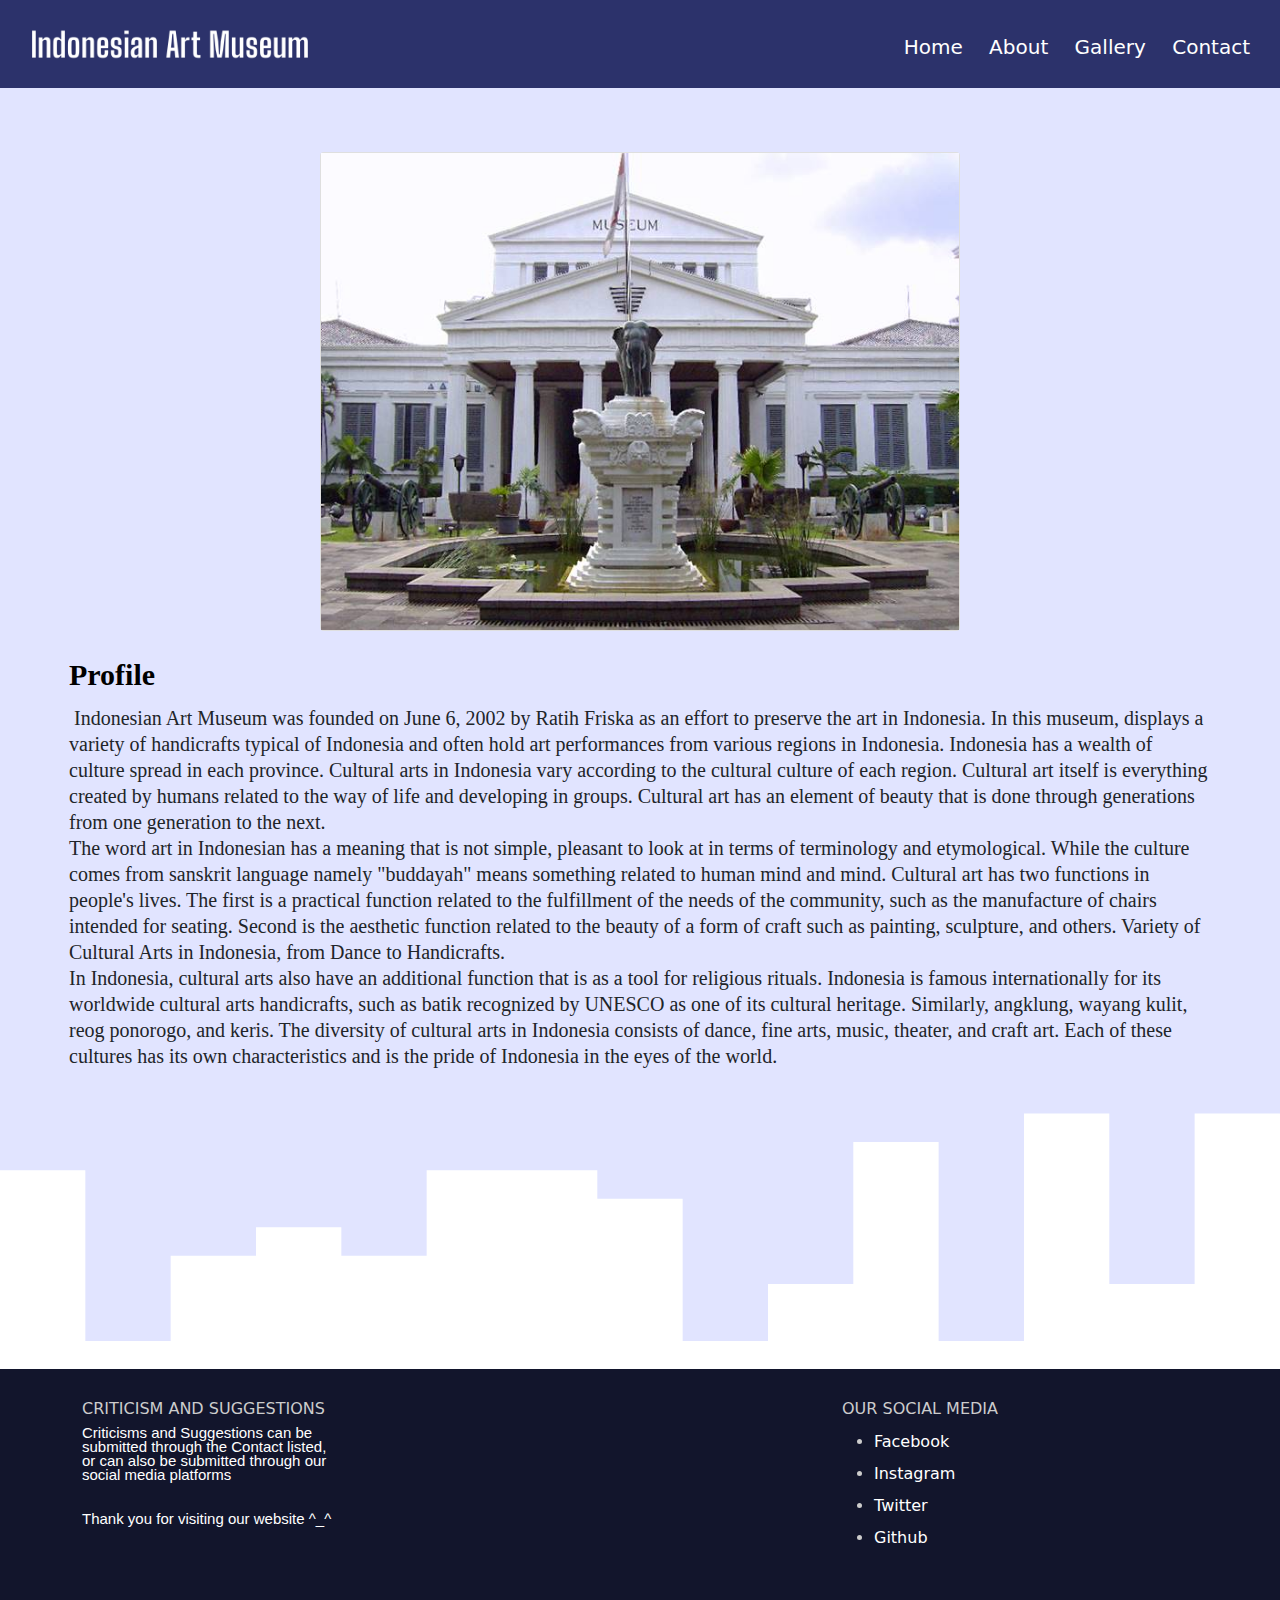
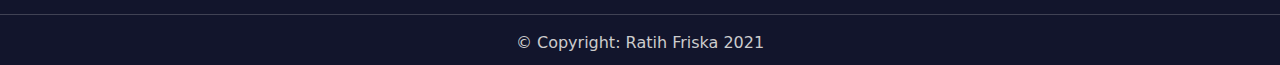
<file: about.html>
<!DOCTYPE html>
<html lang="en">
<head>
    <meta charset="UTF-8">
    <meta http-equiv="X-UA-Compatible" content="IE=edge">
    <meta name="viewport" content="width=device-width, initial-scale=1.0">
    <title>About</title>
    <link rel="stylesheet" href="bootstrap-5.0.1-dist/css/bootstrap.min.css">
    <script src="bootstrap-5.0.1-dist/js/bootstrap.min.js"></script>
    <link rel="stylesheet" type="text/css" href="about.css">
</head>
<body>
    <div class="mainheader">
        <div class="navbar">
            <div class="logo">
                <a href="index.html"><img src="images/logo.png" alt="logo" height="80px" /></a>
            </div>
            <nav>
                <ul id="MenuItems" style="font-size: 20px;">
                <li> <a href="index.html">Home</a></li>
                <li><a href="about.html">About</a></li>
                <li><a href="galery.html">Gallery</a></li>
                <li><a href="contact.html">Contact</a></li>
                </ul>
            </nav>
            <img src="images/menu images.png" width="30px" height="30px" class="menu-icon" onclick="menutoggle()" />
        </div>
    </div>
    <div class="content">
        <div class="col-sm-12">
            <div class="card">
                <img src="images/museum.jpg" >
                </div>
            </div>
        <br>
        <h1>Profile</h1>
        <p>Indonesian Art Museum was founded on June 6, 2002 by Ratih Friska as an effort to preserve the art in Indonesia. In this museum, displays a variety of handicrafts typical of Indonesia and often hold art performances from various regions in Indonesia. Indonesia has a wealth of culture spread in each province. Cultural arts in Indonesia vary according to the cultural culture of each region. Cultural art itself is everything created by humans related to the way of life and developing in groups. Cultural art has an element of beauty that is done through generations from one generation to the next.
        <br>The word art in Indonesian has a meaning that is not simple, pleasant to look at in terms of terminology and etymological. While the culture comes from sanskrit language namely "buddayah" means something related to human mind and mind. Cultural art has two functions in people's lives. The first is a practical function related to the fulfillment of the needs of the community, such as the manufacture of chairs intended for seating. Second is the aesthetic function related to the beauty of a form of craft such as painting, sculpture, and others. Variety of Cultural Arts in Indonesia, from Dance to Handicrafts.
        <br>In Indonesia, cultural arts also have an additional function that is as a tool for religious rituals. Indonesia is famous internationally for its worldwide cultural arts handicrafts, such as batik recognized by UNESCO as one of its cultural heritage. Similarly, angklung, wayang kulit, reog ponorogo, and keris. The diversity of cultural arts in Indonesia consists of dance, fine arts, music, theater, and craft art. Each of these cultures has its own characteristics and is the pride of Indonesia in the eyes of the world.
</p>

    </div>
    <svg xmlns="http://www.w3.org/2000/svg" viewBox="0 0 1440 320"><path fill="#ffffff" fill-opacity="1" d="M0,160L0,96L96,96L96,288L192,288L192,192L288,192L288,160L384,160L384,192L480,192L480,96L576,96L576,96L672,96L672,128L768,128L768,288L864,288L864,224L960,224L960,64L1056,64L1056,288L1152,288L1152,32L1248,32L1248,224L1344,224L1344,32L1440,32L1440,320L1344,320L1344,320L1248,320L1248,320L1152,320L1152,320L1056,320L1056,320L960,320L960,320L864,320L864,320L768,320L768,320L672,320L672,320L576,320L576,320L480,320L480,320L384,320L384,320L288,320L288,320L192,320L192,320L96,320L96,320L0,320L0,320Z"></path></svg>
    <footer class="page-footer">
        <div class="container">
            <div class="row">
                <div class="col-lg-8 col-md-8 col-sm-12">
                    <h6 class="text-uppercase font-weight-bold">CRITICISM AND SUGGESTIONS</h6>
                    <p>Criticisms and Suggestions can be submitted through the Contact listed, or can also be submitted through our social media platforms</p>
                    <p>Thank you for visiting our website ^_^</p>
                </div>
                <div class="col-lg-4 col-md-4 col-sm-12">
                    <h6 class="text-uppercase font-weight-bold">OUR SOCIAL MEDIA</h6>
                    <ul>
                        <li><a href="http://www.facebook.com//ratih.fadia.1/">Facebook</a></li>
                        <li><a href="http://www.instagram.com/ratihfadia/">Instagram</a></li>
                        <li><a href="http://www.twitter.com//rthfrska">Twitter</a></li>
                        <li><a href="https://github.com/ratihfriska">Github</a></li>
                </div>
            </div>
        </div>
        <hr>
        <div class="footer-copyright text-center">© Copyright: Ratih Friska 2021</div>
    </footer>
    <script src="sidebar.js"></script>
</body>
</html>
</file>
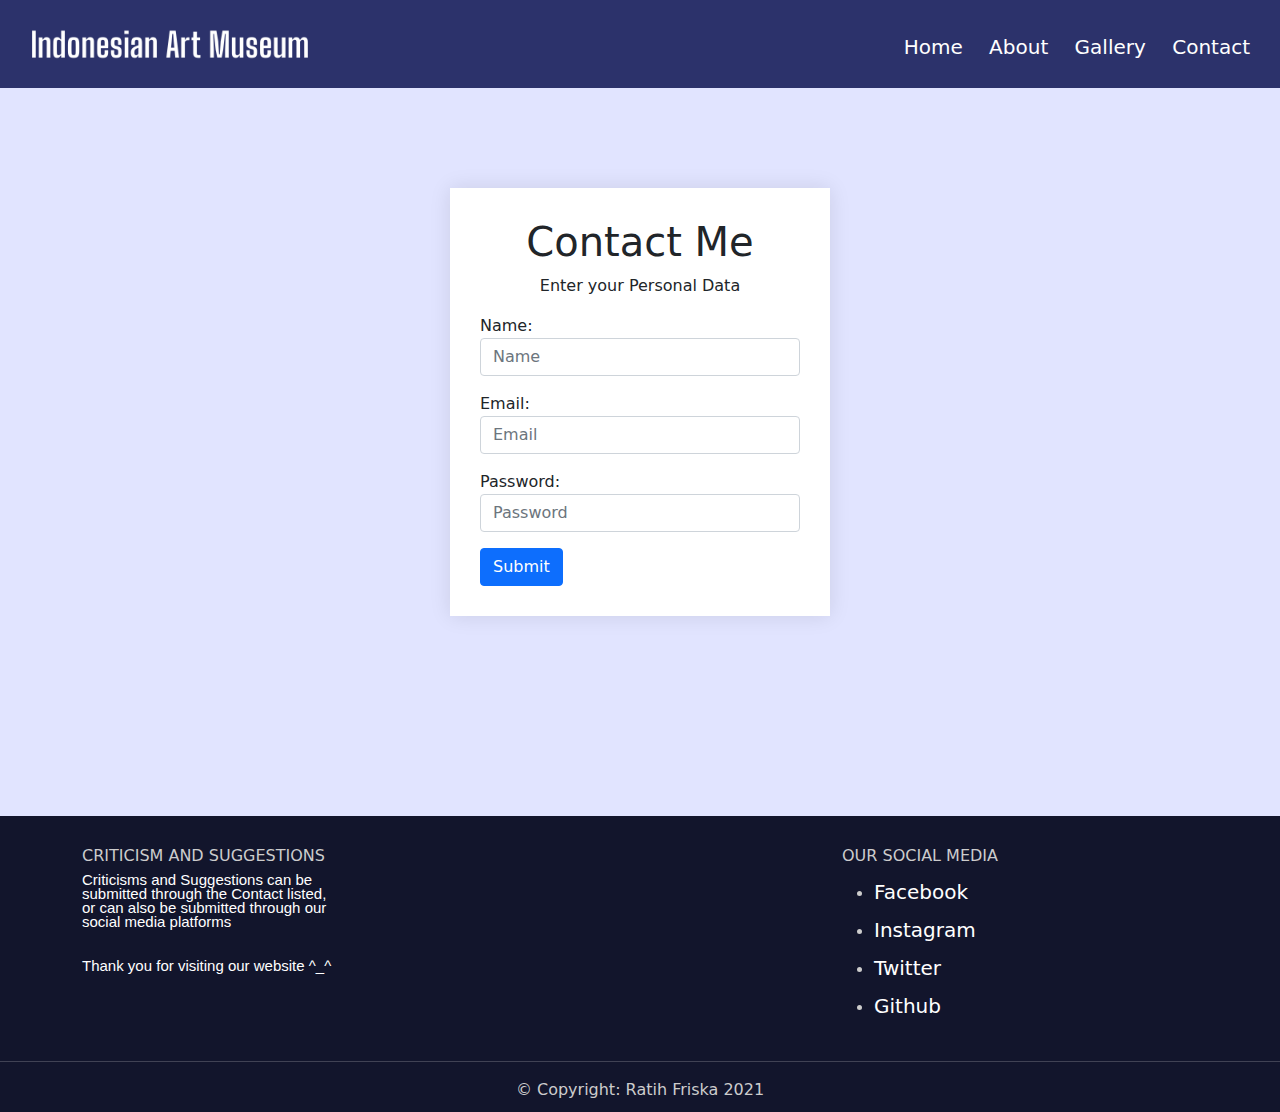
<file: contact.html>
<!DOCTYPE html>
<html lang="en">
<head>
    <meta charset="UTF-8">
    <meta http-equiv="X-UA-Compatible" content="IE=edge">
    <meta name="viewport" content="width=device-width, initial-scale=1.0">
    <title>Contact</title>
    <link rel="stylesheet" href="bootstrap-5.0.1-dist/css/bootstrap.min.css">
    <link rel="stylesheet" type="text/css" href="contact.css">
</head>
<body>
    <div class="mainheader">
        <div class="navbar">
            <div class="logo">
                <a href="index.html"><img src="images/logo.png" alt="logo" height="80px" /></a>
            </div>
            <nav>
                <ul id="MenuItems" style="font-size: 20px;">
                <li> <a href="index.html">Home</a></li>
                <li><a href="about.html">About</a></li>
                <li><a href="galery.html">Gallery</a></li>
                <li><a href="contact.html">Contact</a></li>
                </ul>
            </nav>
            <img src="images/menu images.png" width="30px" height="30px" class="menu-icon" onclick="menutoggle()" />
        </div>
    </div>
    <section class="bg">
        <div class="container">
            <div class="row d-flex justify-content-center">
                <div class="col-md-4">
                    <div class="form-wrap">
                        <div class="form-heading">
                            <h1>Contact Me</h1>
                            <p>Enter your Personal Data</p>
                        </div>
                        <form name="regForm" id="regForm">
                            <div class="form-group">
                                <label>Name: </label>
                                <input type="text" class="form-control" id="name"name="" placeholder="Name">
                                <p id="p1"></p>
                            </div>
                            <div class="form-group">
                                <label>Email: </label>
                                <input type="email" class="form-control" id="email"name="" placeholder="Email">
                                <p id="p2"></p>
                            </div>
                            <div class="form-group">
                                <label>Password: </label>
                                <input type="password" class="form-control" id="password"name="" placeholder="Password">
                                <p id="p3"></p>
                            </div>
                            <div class="form-group">
                        
                                <input type="submit" class="btn btn-primary btn-block" id="submit">
                                
                            </div>
                            
                        </form>
                    </div>
                </div>
            </div>
        </div>
    </section>
    <script src="https://code.jquery.com/jquery-3.3.1.slim.min.js" ></script>
    <script src="https://cdnjs.cloudflare.com/ajax/libs/popper.js/1.14.3/umd/popper.min.js" ></script>
    <script src="jquery/jquery-3.5.1.min.js"></script>
  
  <script>
  	$(document).ready(function(){
  		$("#submit").click(function(){
  			var name = $("#name").val();
  			var email = $("#email").val();
  			var pass = $("#password").val();

  			if(name.length == "")
  			{
  				$("#p1").text("Please enter your name");
  				$("#name").focus();
  				return false;
  			}

  			else if(email.length == ""){
  				$("#p2").text("Please enter your email address");
  				$("#email").focus();
  				return false;
  			}


  			else if(pass.length == ""){
  				$("#p3").text("Please enter your password");
  				$("#password").focus();
  				return false;
  			}

  			else{
  				var con = confirm("Are you Done?");
  				if(con == true)
  				{
  					alert("Welcome to our Website");
  					return true;
  				}
  				else{
  					return false;
  				}
  			}
  		});
  	});
  </script>
    <footer class="page-footer">
        <div class="container">
            <div class="row">
                <div class="col-lg-8 col-md-8 col-sm-12">
                    <h6 class="text-uppercase font-weight-bold">CRITICISM AND SUGGESTIONS</h6>
                    <p>Criticisms and Suggestions can be submitted through the Contact listed, or can also be submitted through our social media platforms</p>
                    <p>Thank you for visiting our website ^_^</p>
                </div>
                <div class="col-lg-4 col-md-4 col-sm-12">
                    <h6 class="text-uppercase font-weight-bold">OUR SOCIAL MEDIA</h6>
                    <ul>
                        <li><a href="http://www.facebook.com//ratih.fadia.1/">Facebook</a></li>
                        <li><a href="http://www.instagram.com/ratihfadia/">Instagram</a></li>
                        <li><a href="http://www.twitter.com//rthfrska">Twitter</a></li>
                        <li><a href="https://github.com/ratihfriska">Github</a></li>
                </div>
            </div>
        </div>
        <hr>
        <div class="footer-copyright text-center">© Copyright: Ratih Friska 2021</div>
    </footer>
    <script src="sidebar.js"></script>
</body>
</html>
</file>
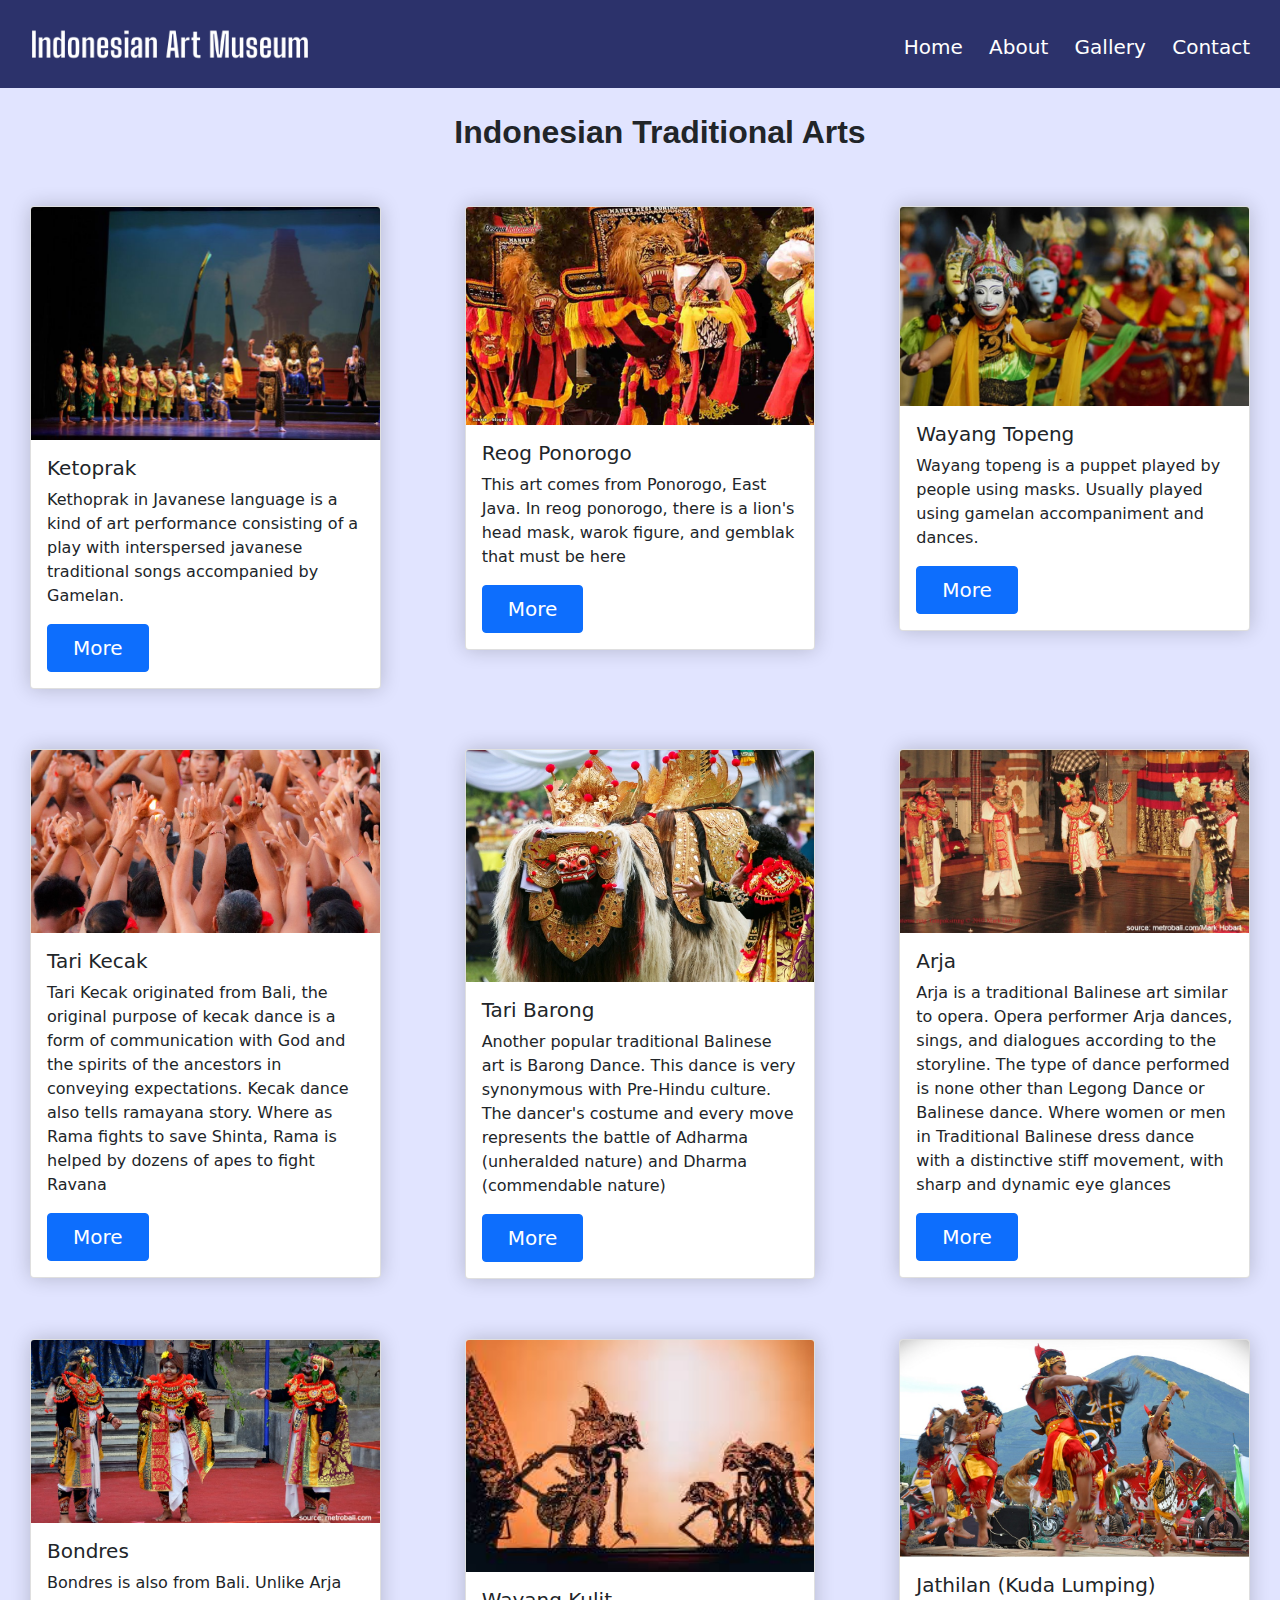
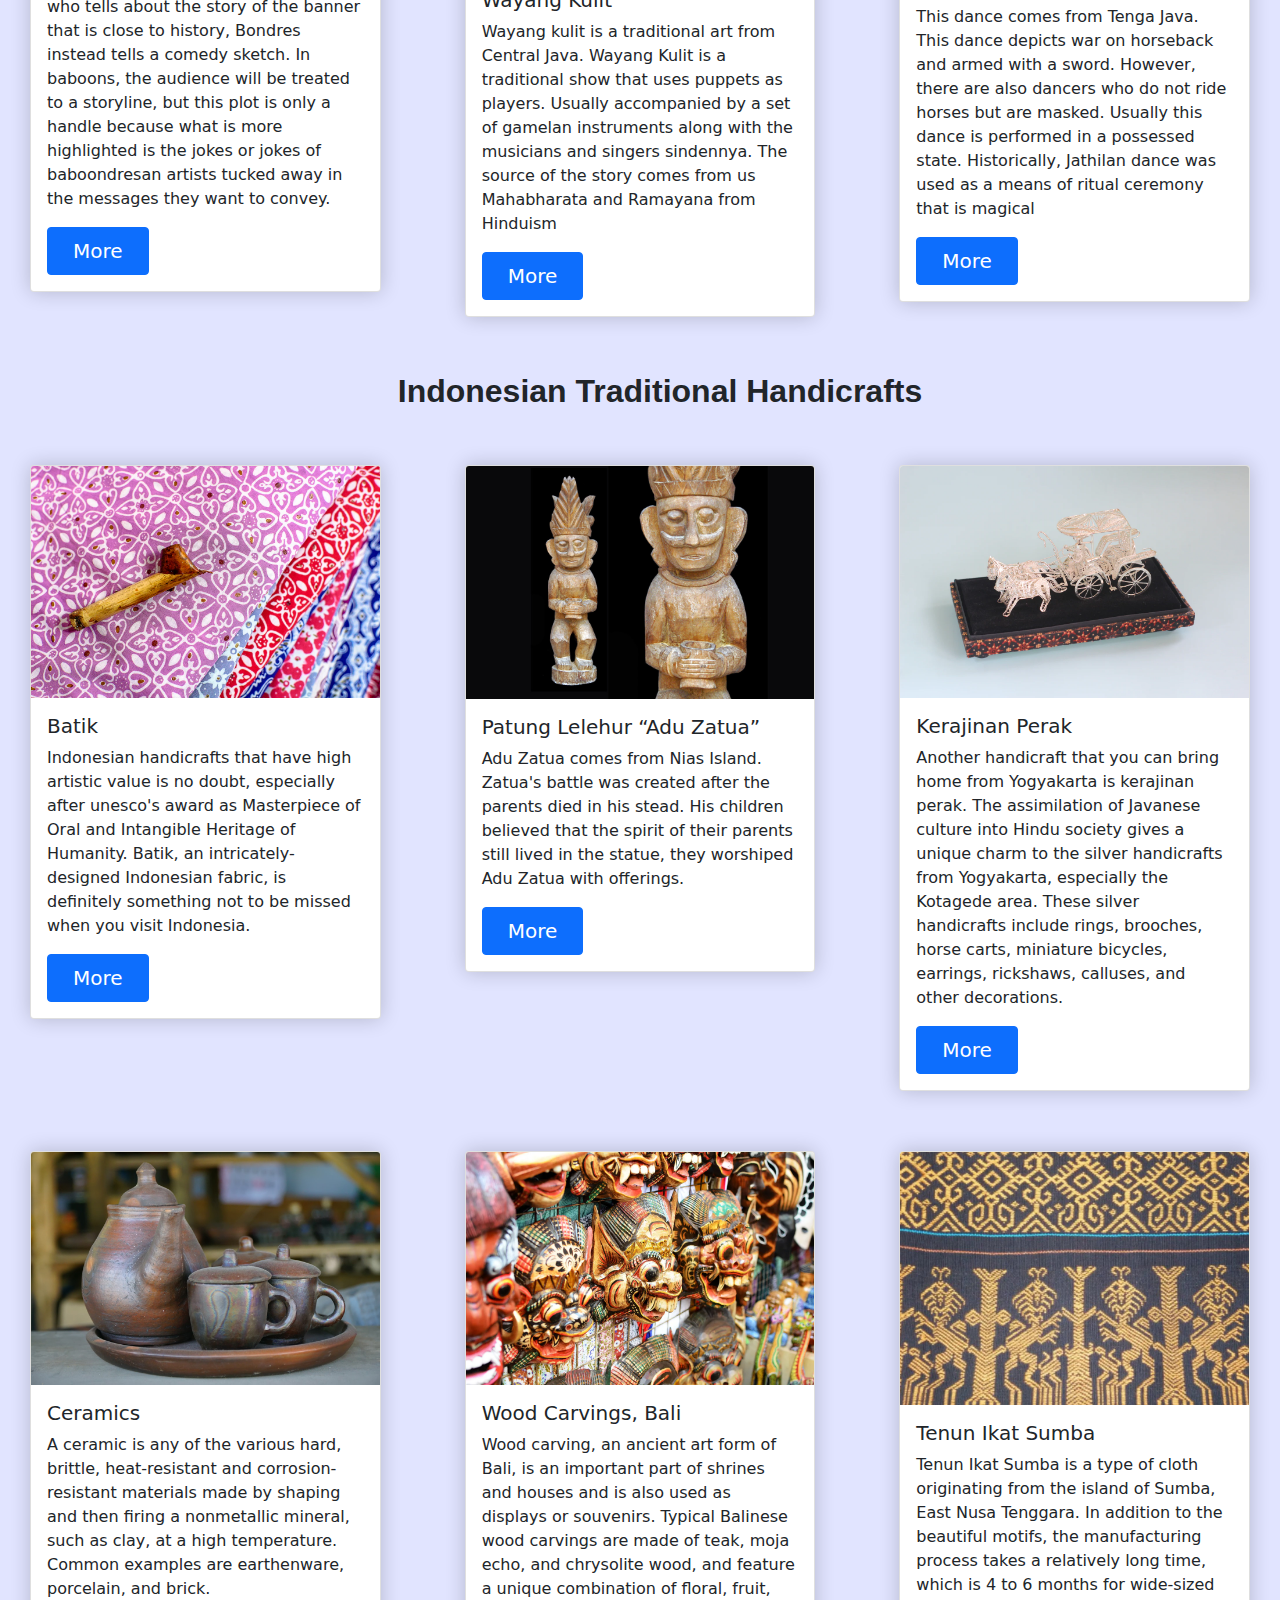
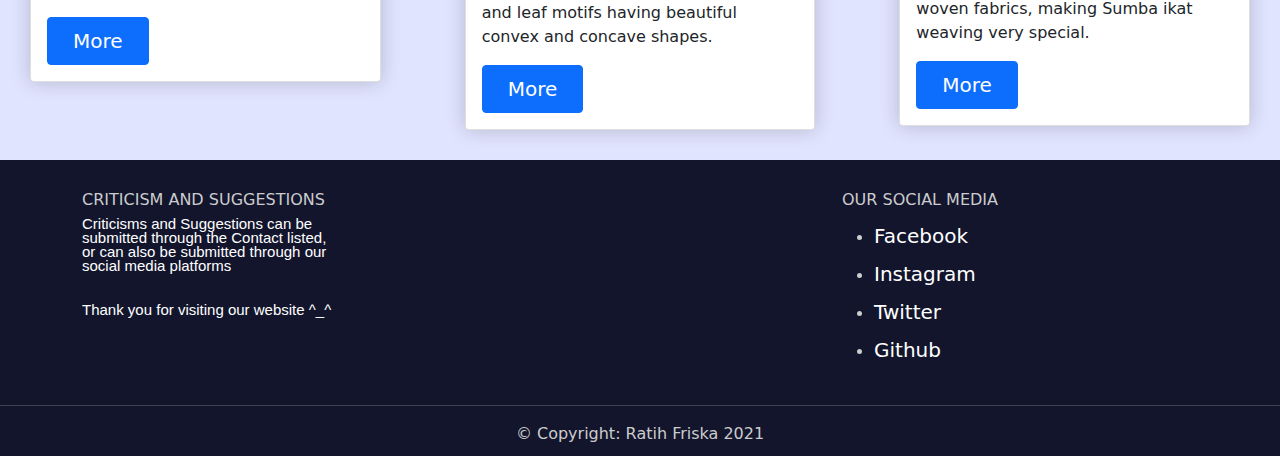
<file: galery.html>
<!DOCTYPE html>
<html lang="en">
<head>
    <meta charset="UTF-8">
    <meta http-equiv="X-UA-Compatible" content="IE=edge">
    <meta name="viewport" content="width=device-width, initial-scale=1.0">
    <title>Gallery</title>
    <link rel="stylesheet" href="bootstrap-5.0.1-dist/css/bootstrap.min.css">
    <script src="bootstrap-5.0.1-dist/js/bootstrap.min.js"></script>
    <link rel="stylesheet" type="text/css" href="galery.css">
</head>
<body>
    <div class="mainheader">
        <div class="navbar">
            <div class="logo">
                <a href="index.html"><img src="images/logo.png" alt="logo" height="80px" /></a>
            </div>
            <nav>
                <ul id="MenuItems" style="font-size: 20px;">
                <li> <a href="index.html">Home</a></li>
                <li><a href="about.html">About</a></li>
                <li><a href="galery.html">Gallery</a></li>
                <li><a href="contact.html">Contact</a></li>
                </ul>
            </nav>
            <img src="images/menu images.png" width="30px" height="30px" class="menu-icon" onclick="menutoggle()" />
        </div>
    </div>
    <div class="content">
        <div class="row">
            <div class="col-sm-4 col-sm-12">Indonesian Traditional Arts</div>
            <div class="col-sm-4">
                <div class="card">
                    <img src="images/Galery/Pertunjukan-Seni-Ketoprak.jpg" class="card-img-top" alt="...">
                    <div class="card-body">
                    <h5 class="card-title">Ketoprak</h5>
                    <p class="card-text">Kethoprak in Javanese language is a kind of art performance consisting of a play with interspersed javanese traditional songs accompanied by Gamelan.</p>
                    <a href="images/Galery/Pertunjukan-Seni-Ketoprak.jpg" class="btn btn-primary">More</a>
                    </div>
                </div>
            </div>
            <div class="col-sm-4">
                <div class="card">
                    <img src="images/Galery/Reog-Ponorogo.jpg" class="card-img-top" alt="...">
                    <div class="card-body">
                    <h5 class="card-title">Reog Ponorogo</h5>
                    <p class="card-text"> This art comes from Ponorogo, East Java. In reog ponorogo, there is a lion's head mask, warok figure, and gemblak that must be here</p>
                    <a href="images/Galery/Reog-Ponorogo.jpg" class="btn btn-primary">More</a>
                    </div>
                </div>
            </div>
            <div class="col-sm-4">
                <div class="card">
                    <img src="images/Galery/wayang topeng.jpg" class="card-img-top" alt="...">
                    <div class="card-body">
                    <h5 class="card-title">Wayang Topeng</h5>
                    <p class="card-text">Wayang topeng is a puppet played by people using masks. Usually played using gamelan accompaniment and dances.</p>
                    <a href="images/Galery/wayang topeng.jpg" class="btn btn-primary">More</a>
                    </div>
                </div>
            </div>
            <div class="col-sm-4">
                <div class="card">
                    <img src="images/Galery/tari kecak.jpg" class="card-img-top" alt="...">
                    <div class="card-body">
                    <h5 class="card-title">Tari Kecak</h5>
                    <p class="card-text">Tari Kecak originated from Bali, the original purpose of kecak dance is a form of communication with God and the spirits of the ancestors in conveying expectations. Kecak dance also tells ramayana story. Where as Rama fights to save Shinta, Rama is helped by dozens of apes to fight Ravana</p>
                    <a href="images/Galery/tari kecak.jpg" class="btn btn-primary">More</a>
                    </div>
                </div>
            </div>
            <div class="col-sm-4">
                <div class="card">
                    <img src="images/Galery/Kesenian-Tari-Barong.jpg" class="card-img-top" alt="...">
                    <div class="card-body">
                    <h5 class="card-title">Tari Barong</h5>
                    <p class="card-text">Another popular traditional Balinese art is Barong Dance. This dance is very synonymous with Pre-Hindu culture. The dancer's costume and every move represents the battle of Adharma (unheralded nature) and Dharma (commendable nature)</p>
                    <a href="images/Galery/Kesenian-Tari-Barong.jpg" class="btn btn-primary">More</a>
                    </div>
                </div>
            </div>
            <div class="col-sm-4">
                <div class="card">
                    <img src="images/Galery/Arja.jpg" class="card-img-top" alt="...">
                    <div class="card-body">
                    <h5 class="card-title">Arja</h5>
                    <p class="card-text">Arja is a traditional Balinese art similar to opera. Opera performer Arja dances, sings, and dialogues according to the storyline. The type of dance performed is none other than Legong Dance or Balinese dance. Where women or men in Traditional Balinese dress dance with a distinctive stiff movement, with sharp and dynamic eye glances</p>
                    <a href="images/Galery/Arja.jpg" class="btn btn-primary">More</a>
                    </div>
                </div>
            </div>
            <div class="col-sm-4">
                <div class="card">
                    <img src="images/Galery/Bondres.jpg" class="card-img-top" alt="...">
                    <div class="card-body">
                    <h5 class="card-title">Bondres</h5>
                    <p class="card-text">Bondres is also from Bali. Unlike Arja who tells about the story of the banner that is close to history, Bondres instead tells a comedy sketch. In baboons, the audience will be treated to a storyline, but this plot is only a handle because what is more highlighted is the jokes or jokes of baboondresan artists tucked away in the messages they want to convey.</p>
                    <a href="images/Galery/Bondres.jpg" class="btn btn-primary">More</a>
                    </div>
                </div>
            </div>
            <div class="col-sm-4">
                <div class="card">
                    <img src="images/Galery/wayang kulit.jfif" class="card-img-top" alt="...">
                    <div class="card-body">
                    <h5 class="card-title">Wayang Kulit</h5>
                    <p class="card-text">Wayang kulit is a traditional art from Central Java. Wayang Kulit is a traditional show that uses puppets as players. Usually accompanied by a set of gamelan instruments along with the musicians and singers sindennya. The source of the story comes from us Mahabharata and Ramayana from Hinduism</p>
                    <a href="images/Galery/wayang kulit.jfif" class="btn btn-primary">More</a>
                    </div>
                </div>
            </div>
            <div class="col-sm-4">
                <div class="card">
                    <img src="images/Galery/Kuda-Lumping.jpg" class="card-img-top" alt="...">
                    <div class="card-body">
                    <h5 class="card-title">Jathilan (Kuda Lumping)</h5>
                    <p class="card-text">This dance comes from Tenga Java. This dance depicts war on horseback and armed with a sword. However, there are also dancers who do not ride horses but are masked. Usually this dance is performed in a possessed state. Historically, Jathilan dance was used as a means of ritual ceremony that is magical</p>
                    <a href="images/Galery/Kuda-Lumping.jpg" class="btn btn-primary">More</a>
                    </div>
                </div>
            </div>
            <div class="col-sm-4 col-sm-12">Indonesian Traditional Handicrafts</div>
            <div class="col-sm-4">
                <div class="card">
                    <img src="images/Galery/batik solo.webp" class="card-img-top" alt="...">
                    <div class="card-body">
                    <h5 class="card-title">Batik</h5>
                    <p class="card-text">Indonesian handicrafts that have high artistic value is no doubt, especially after unesco's award as Masterpiece of Oral and Intangible Heritage of Humanity. Batik, an intricately-designed Indonesian fabric, is definitely something not to be missed when you visit Indonesia.</p>
                    <a href="images/Galery/batik solo.webp" class="btn btn-primary">More</a>
                    </div>
                </div>
            </div>
            <div class="col-sm-4">
                <div class="card">
                    <img src="images/Galery/Museum_pusaka_nias_koleksi_22.jpg" class="card-img-top" alt="...">
                    <div class="card-body">
                    <h5 class="card-title">Patung Lelehur “Adu Zatua”</h5>
                    <p class="card-text">Adu Zatua comes from Nias Island. Zatua's battle was created after the parents died in his stead. His children believed that the spirit of their parents still lived in the statue, they worshiped Adu Zatua with offerings.</p>
                    <a href="images/Galery/Museum_pusaka_nias_koleksi_22.jpg" class="btn btn-primary">More</a>
                    </div>
                </div>
            </div>
            <div class="col-sm-4">
                <div class="card">
                    <img src="images/Galery/silver craft.webp" class="card-img-top" alt="...">
                    <div class="card-body">
                    <h5 class="card-title">Kerajinan Perak</h5>
                    <p class="card-text">Another handicraft that you can bring home from Yogyakarta is kerajinan perak. The assimilation of Javanese culture into Hindu society gives a unique charm to the silver handicrafts from Yogyakarta, especially the Kotagede area. These silver handicrafts include rings, brooches, horse carts, miniature bicycles, earrings, rickshaws, calluses, and other decorations.</p>
                    <a href="images/Galery/silver craft.webp" class="btn btn-primary">More</a>
                    </div>
                </div>
            </div>
            <div class="col-sm-4">
                <div class="card">
                    <img src="images/Galery/keamik.jpg" class="card-img-top" alt="...">
                    <div class="card-body">
                    <h5 class="card-title">Ceramics</h5>
                    <p class="card-text">A ceramic is any of the various hard, brittle, heat-resistant and corrosion-resistant materials made by shaping and then firing a nonmetallic mineral, such as clay, at a high temperature. Common examples are earthenware, porcelain, and brick.</p>
                    <a href="images/Galery/keamik.jpg" class="btn btn-primary">More</a>
                    </div>
                </div>
            </div>
            <div class="col-sm-4">
                <div class="card">
                    <img src="images/Galery/Wood Carvings, Bali.webp" class="card-img-top" alt="...">
                    <div class="card-body">
                    <h5 class="card-title">Wood Carvings, Bali
                    </h5>
                    <p class="card-text">Wood carving, an ancient art form of Bali, is an important part of shrines and houses and is also used as displays or souvenirs. Typical Balinese wood carvings are made of teak, moja echo, and chrysolite wood, and feature a unique combination of floral, fruit, and leaf motifs having beautiful convex and concave shapes.</p>
                    <a href="images/Galery/Wood Carvings, Bali.webp" class="btn btn-primary">More</a>
                    </div>
                </div>
            </div>
            <div class="col-sm-4">
                <div class="card">
                    <img src="images/Galery/tenun ikat sumba.jpg" class="card-img-top" alt="...">
                    <div class="card-body">
                    <h5 class="card-title">Tenun Ikat Sumba</h5>
                    <p class="card-text">Tenun Ikat Sumba is a type of cloth originating from the island of Sumba, East Nusa Tenggara. In addition to the beautiful motifs, the manufacturing process takes a relatively long time, which is 4 to 6 months for wide-sized woven fabrics, making Sumba ikat weaving very special. </p>
                    <a href="images/Galery/tenun ikat sumba.jpg" class="btn btn-primary">More</a>
                    </div>
                </div>
            </div>
        </div>
    </div>
    <footer class="page-footer">
        <div class="container">
            <div class="row">
                <div class="col-lg-8 col-md-8 col-sm-12">
                    <h6 class="text-uppercase font-weight-bold">CRITICISM AND SUGGESTIONS</h6>
                    <p>Criticisms and Suggestions can be submitted through the Contact listed, or can also be submitted through our social media platforms</p>
                    <p>Thank you for visiting our website ^_^</p>
                </div>
                <div class="col-lg-4 col-md-4 col-sm-12">
                    <h6 class="text-uppercase font-weight-bold">OUR SOCIAL MEDIA</h6>
                    <ul>
                        <li><a href="http://www.facebook.com//ratih.fadia.1/">Facebook</a></li>
                        <li><a href="http://www.instagram.com/ratihfadia/">Instagram</a></li>
                        <li><a href="http://www.twitter.com//rthfrska">Twitter</a></li>
                        <li><a href="https://github.com/ratihfriska">Github</a></li>
                </div>
            </div>
        </div>
        <hr>
        <div class="footer-copyright text-center">© Copyright: Ratih Friska 2021</div>
    </footer>
    <script src="sidebar.js"></script>
</body>
</html>
</file>
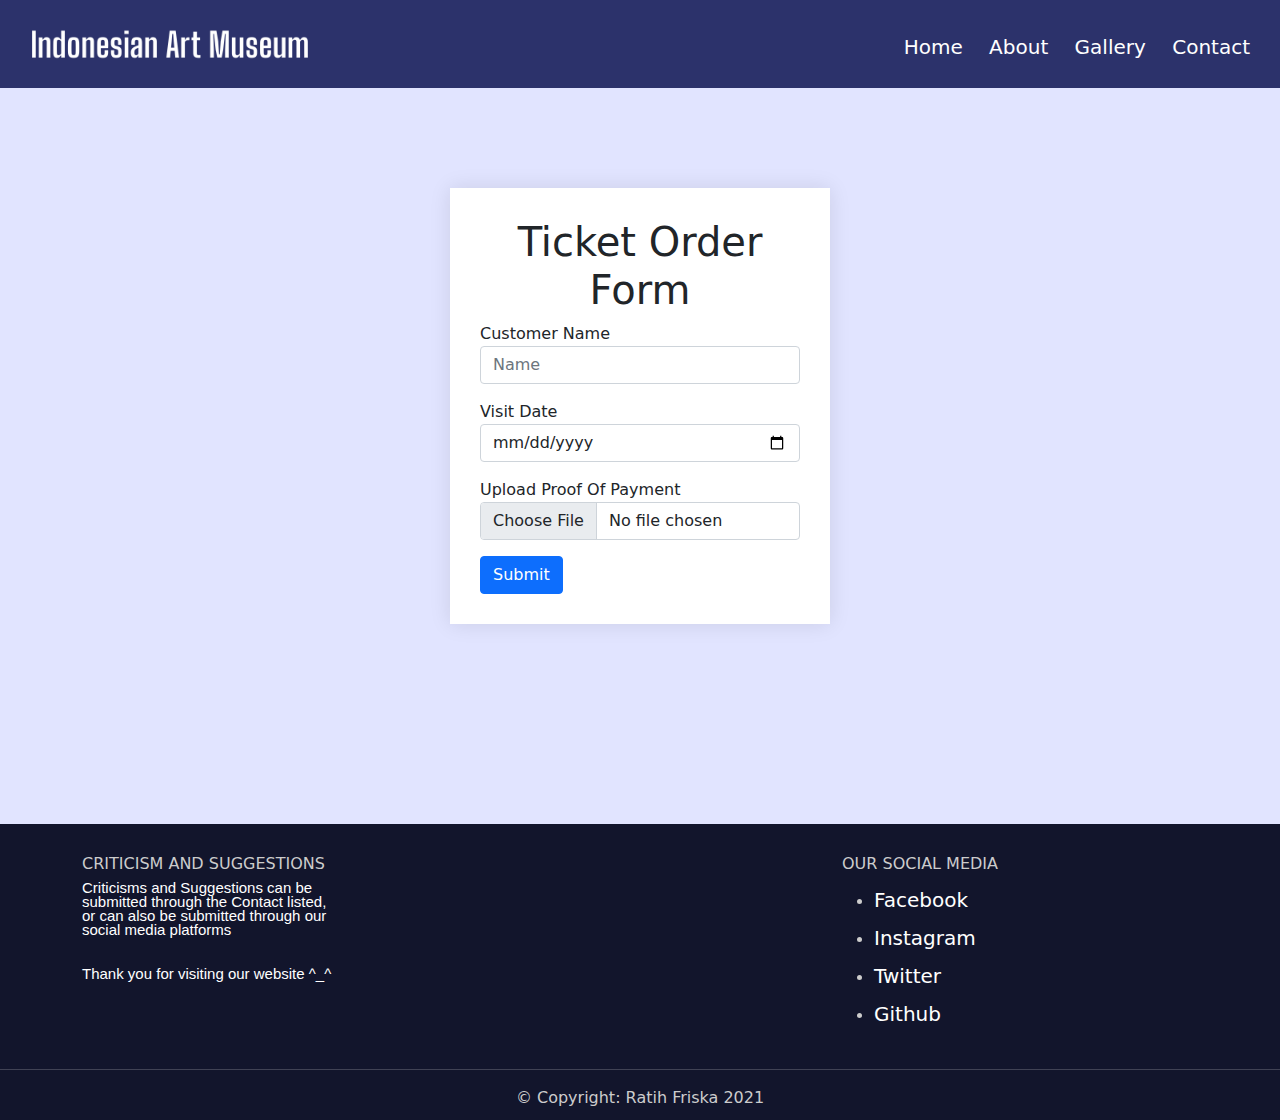
<file: ticket.html>
<!DOCTYPE html>
<html lang="en">
<head>
    <meta charset="UTF-8">
    <meta http-equiv="X-UA-Compatible" content="IE=edge">
    <meta name="viewport" content="width=device-width, initial-scale=1.0">
    <title>Ticket</title>
    <link rel="stylesheet" href="bootstrap-5.0.1-dist/css/bootstrap.min.css">
    <link rel="stylesheet" type="text/css" href="contact.css">
</head>
<body>
    <div class="mainheader">
        <div class="navbar">
          <div class="logo">
            <a href="index.html"><img src="images/logo.png" alt="logo" height="80px" /></a>
        </div>
            <nav>
                <ul id="MenuItems" style="font-size: 20px;">
                <li> <a href="index.html">Home</a></li>
                <li><a href="about.html">About</a></li>
                <li><a href="galery.html">Gallery</a></li>
                <li><a href="contact.html">Contact</a></li>
                </ul>
            </nav>
            <img src="images/menu images.png" width="30px" height="30px" class="menu-icon" onclick="menutoggle()" />
        </div>
    </div>
    <section class="bg">
        <div class="container">
            <div class="row d-flex justify-content-center">
                <div class="col-md-4">
                    <div class="form-wrap">
                        <div class="form-heading">
                            <h1>Ticket Order Form</h1>
                        </div>
                        <form name="regForm" id="regForm">
                            <div class="form-group">
                                <label>Customer Name </label>
                                <input type="text" class="form-control" id="name"name="" placeholder="Name">
                                <p id="p1"></p>
                            </div>
                            
                            <div class="form-group">
                            <label>Visit Date</label>
                            <input type="date" class="form-control" id="tglkunjungan" name="tglkunjungan" placeholder="Visit Date">
                            <p id="p2"></p>
                            </div>     
                            <div class="form-group">
                                <label>Upload Proof Of Payment</label>
                                <br>
                                <input type="file" id="avatar" class="form-control" id="Proof_of_payment" name="Proof_of_payment" accept="image/png, image/jpeg" name="Proof_of_payment" placeholder="Proof of payment">
                                <p id="p3"></p>
                            </div>
                            <div class="form-group">
                                <input type="submit" class="btn btn-primary btn-block" id="submit">
                            </div>
                            
                        </form>
                    </div>
                </div>
            </div>
        </div>
    </section>
    <script src="https://code.jquery.com/jquery-3.3.1.slim.min.js" ></script>
    <script src="https://cdnjs.cloudflare.com/ajax/libs/popper.js/1.14.3/umd/popper.min.js" ></script>
    <script src="jquery/jquery-3.5.1.min.js"></script>
  
  <script>
  	$(document).ready(function(){
  		$("#submit").click(function(){
  			var name = $("#name").val();
  			var email = $("#email").val();
  			var pass = $("#password").val();

  			if(name.length == "")
  			{
  				$("#p1").text("Please enter your name");
  				$("#name").focus();
  				return false;
  			}

  			else if(email.length == ""){
  				$("#p2").text("Please enter your email address");
  				$("#email").focus();
  				return false;
  			}


  			else if(pass.length == ""){
  				$("#p3").text("Please enter your password");
  				$("#password").focus();
  				return false;
  			}

  			else{
  				var con = confirm("Are you Done?");
  				if(con == true)
  				{
  					alert("Welcome to our Website");
  					return true;
  				}
  				else{
  					return false;
  				}
  			}
  		});
  	});
  </script>
    <footer class="page-footer">
        <div class="container">
            <div class="row">
                <div class="col-lg-8 col-md-8 col-sm-12">
                    <h6 class="text-uppercase font-weight-bold">CRITICISM AND SUGGESTIONS</h6>
                    <p>Criticisms and Suggestions can be submitted through the Contact listed, or can also be submitted through our social media platforms</p>
                    <p>Thank you for visiting our website ^_^</p>
                </div>
                <div class="col-lg-4 col-md-4 col-sm-12">
                    <h6 class="text-uppercase font-weight-bold">OUR SOCIAL MEDIA</h6>
                    <ul>
                        <li><a href="http://www.facebook.com//ratih.fadia.1/">Facebook</a></li>
                        <li><a href="http://www.instagram.com/ratihfadia/">Instagram</a></li>
                        <li><a href="http://www.twitter.com//rthfrska">Twitter</a></li>
                        <li><a href="https://github.com/ratihfriska">Github</a></li>
                </div>
            </div>
        </div>
        <hr>
        <div class="footer-copyright text-center">© Copyright: Ratih Friska 2021</div>
    </footer>
    <script src="sidebar.js"></script>
</body>
</html>
</file>
<file: main.css>
body {
  padding: 0;
  margin: 0;
  background: rgba(225, 228, 255, 1);

}
/* navbar */
.navbar {
  align-items: center;
  padding-left: 20px;
  padding-right: 10px;
  z-index: 3;
  padding-top: 0px;
  padding-bottom: 0px;
}

nav {
  flex:1;
  text-align: right;
}

nav ul {
  display: inline-block;
  list-style-type: none;
}

nav ul li {
  display: inline-block;
  margin-right: 20px;
}

.MenuItems{
  color: #fff;
  cursor: pointer;
}
.mainheader {
  background: #2C326B;
  width: 100%;
  left: 0px;

}

.menu-icon{
  display: none;
}
.MenuItems{
  margin-right: 1rem;
  color: white;
}
.MenuItems li a{
  color: #fff
}
a{
  color: white;
  text-decoration: none;
}
/* akhir navbar */
.header {
  background-image: url('images/image1.jpg');
  background-size: cover;
  background-position: center;
  position: absolute;
  height: 100vh;
  z-index: 1;
}
.overlay {
  position: absolute;
  min-height: 100%;
  min-width: 100%;
  left: 0;
  top: 0;
  background: rgba(0, 0, 0, 0.6);
}
.description{
  left: 50%;
  position: absolute;
  top: 45%;
  transform: translate(-50%, -55%);
  text-align: center;
  color: white;
}
.description h1 {
  color: white;
  font-size: 70px;
  font-family: pt serif;
}
.description p {
  color: #fff;
  font-size: 1.3rem;
  line-height: 1.5;
}
.button {
  border: 1px solid #2C326B;
  background: #2C326B;
  color: #fff;
  padding: .75rem 2.5rem;
  border-radius: .5rem;
  font-family:pt serif;
  font-size: 20px;
  
}
.button:hover {
  color: #000;
}
.description h3{
  position: absolute;
  font-family: PT Serif Caption;
  font-size: 20px;
  font-weight: bold;
  line-height: 32px;
  color: #FFFFFF;
  left: -40%;
  text-align: left;
}
/* content */
.content .card{
  top: 750px;
  margin-top: 20px;
  background-color: white;
  padding: 20px;
  position: absolute;
  align-content: center;
  width: auto;
}

.card h1{
  position: relative;
  margin-left: 20px;
  margin-top: 10px;
  font-family: PT Serif Caption;
  font-style: normal;
  font-weight: normal;
  font-size: 30px;
  line-height: 40px;
  color: #262472;
}
.card ul li {
  position: relative;
  margin-left: 20px;
  margin-top: 10px;
  font-family: PT Serif Caption;
  font-style: normal;
  font-weight: normal;
  font-size: 20px;
  line-height: 26px;
  color: #000000;
}
.features{
  margin-top: 30px;
}
.card{
  margin:30px;
  box-shadow: 0 0 20px 0 rgba(0, 0, 0, 0.2);

}
.features p{
  position: relative;
  width: 203px;
  height: 30.61px;
  left: 952px;
  margin:10px;
  font-family: PT Serif Caption;
  font-style: normal;
  font-weight: normal;
  font-size: 20px;
  line-height: 26px;
  color: #000000;
}
.content .card{
  display:flex;
  flex-wrap: wrap;
}

/*.akhir content */
.page-footer {
  background-color: #12152c;
  color: #ccc;
  padding: 30px 0 10px;
  position: relative;
  left: 0px;
  margin-top: 1700px;

}
.page-footer p{
  font-family: 'Segoe UI', Tahoma, Geneva, Verdana, sans-serif;
  width: 252px;
  height: 60px;
  left: -10px;
  font-style: normal;
  font-weight: normal;
  font-size: 15px;
  line-height: 14px;
  color: #FFFFFF; 
}
a:link, a:visited{
  color:white;
  padding: 4px 0px;
  text-align: center;
  text-decoration: none;
  display: inline-block;
  font-size: 20px;
}
a:hover, a:active{
  color: rgb(101, 237, 255);
}
.description a:link{
  padding:10px 30px !important;
}
/* Responsive */
/* content tambahan */
img-fluid {
  width: 350px !important;
  height: auto;
}
.card .row p{
    position: relative;
    width: 203px;
    height: 30.61px;
    margin:10px;
    font-family: PT Serif Caption;
    font-style: normal;
    font-weight: normal;
    font-size: 20px;
    line-height: 26px;
    color: #000000;
}
/* akhir content tambahan */
@media only screen and (max-width: 800px) {
  nav ul {
    position: absolute;
    top: 70px;
    left: 0;
    background: #333;
    width: 100%;
    overflow: hidden;
    transition: max-height 0.75s;
    z-index: 2;
  }
  nav ul li {
    display: block;
    margin-right: 50px;
    margin-top: 10px;
    margin-bottom: 10px;
  }
  nav ul li a {
    color: #fff;
  }
  a:link, a:visited{
    font-size: 15px;
  }
  .menu-icon {
    display: block;
    cursor: pointer;
  }
  .description {
    left: 0;
    padding: 0 15px;
    position: absolute;
    top: 10%;
    transform: none;
    text-align: center;
    z-index: 1;
    }
    .description h1 {
    font-size: 2em;
    }
    .description p {
    font-size: 1.2rem;
    }
    .features {
    margin: 0;
    }
    .description h3{
        left: 0;
        position: relative;
        text-align: center;
    }
    .header{
      background-image: url('images/image1.jpg');
      height: 600px;
    }
    .content .card{
      top: 700px;
      margin-top: 20px;
      background-color: white;
      position: absolute;
      align-content: center;
      width: auto;
    }
    .page-footer{
      top:1000px;
    }
    .logo img{
      height: 60px;
    }
}
/* akhir responsive */
</file>
<file: about.css>
body {
    padding: 0;
    margin: 0;
    background: rgba(225, 228, 255, 1);
}
/* navbar */
.navbar {
    align-items: center;
    padding-left: 20px;
    padding-right: 10px;
    z-index: 3;
    padding-top: 0px;
    padding-bottom: 0px;
  }
  
  nav {
    flex:1;
    text-align: right;
  }
  
  nav ul {
    display: inline-block;
    list-style-type: none;
  }
  
  nav ul li {
    display: inline-block;
    margin-right: 20px;
  }
  
  .MenuItems{
    color: #fff;
    cursor: pointer;
  }
  .mainheader {
    background: #2C326B;
    width: 100%;
    left: 0px;
  
  }
  
  .menu-icon{
    display: none;
  }
  .MenuItems{
    margin-right: 1rem;
    color: white;
  }
  .MenuItems li a{
    color: #fff
  }
  a{
    color: white;
    text-decoration: none;
  }
  /* akhir navbar */
.content .card{
    max-width: 50%;
    position: relative;
    margin-top: 5%;
    margin-left: 25%;
}
.content h1{
    /* Profile */
    position: relative;
    width: 100px;
    height: 40px;
    font-family: PT Serif Caption;
    font-style: normal;
    font-weight: bold;
    font-size: 30px;
    line-height: 40px;
    margin-left: 69px;
    /* identical to box height */

    color: #000000;
}
.content p{
    top: 100px;
    margin-top: 10px;
    font-family: PT Serif Caption;
    font-style: normal;
    font-weight: normal;
    font-size: 20px;
    line-height: 26px;
    text-indent: 5px;
    margin-left: 69px;
    margin-right: 69px;
}
.features .btn:hover {
    background-color: #333;
    border: 1px solid #333;
}
.page-footer {
    background-color: #12152c;
    color: #ccc;
    padding: 30px 0 10px;
    position: relative;
    left: 0px;

}
.page-footer p{
    font-family: 'Segoe UI', Tahoma, Geneva, Verdana, sans-serif;
    width: 252px;
    height: 70px;
    left: -10px;
    font-style: normal;
    font-weight: normal;
    font-size: 15px;
    line-height: 14px;
    color: #FFFFFF; 
}
a:link, a:visited{
    color:white;
    padding: 4px 0px;
    text-align: center;
    text-decoration: none;
    display: inline-block;
}
a:hover, a:active{
    color: rgb(101, 237, 255);
}
/* responsive */
@media only screen and (max-width: 800px) {
    nav ul {
      position: absolute;
      top: 60px;
      left: 0;
      background: #333;
      width: 100%;
      overflow: hidden;
      transition: max-height 0.75s;
      z-index: 2;
    }
    nav ul li {
      display: block;
      margin-right: 50px;
      margin-top: 10px;
      margin-bottom: 10px;
      font-size: 15px;
    }
    nav ul li a {
      color: #fff;
    }
    a:link, a:visited{
      font-size: 15px;
    }
    .menu-icon {
      display: block;
      cursor: pointer;
    }
    .description {
      left: 0;
      padding: 0 15px;
      position: absolute;
      top: 10%;
      transform: none;
      text-align: center;
      z-index: 1;
      }
      .description h1 {
      font-size: 2em;
      }
      .description p {
      font-size: 1.2rem;
      }
      .features {
      margin: 0;
      }
      .description h3{
          left: 0;
          position: relative;
          text-align: center;
      }
      .content p{
        top: 70px;
      }
      .logo img{
        height: 60px;
      }
  }
  /* akhir responsive */
</file>
<file: contact.css>
body {
    padding: 0;
    margin: 0;
    background: rgba(225, 228, 255, 1);
}
/* navbar */
.navbar {
    align-items: center;
    padding-left: 20px;
    padding-right: 10px;
    z-index: 3;
    padding-top: 0px;
    padding-bottom: 0px;
  }
  
  nav {
    flex:1;
    text-align: right;
  }
  
  nav ul {
    display: inline-block;
    list-style-type: none;
  }
  
  nav ul li {
    display: inline-block;
    margin-right: 20px;
  }
  
  .MenuItems{
    color: #fff;
    cursor: pointer;
  }

  .mainheader {
    background: #2C326B;
    width: 100%;
    left: 0px;
  
  }
  
  .menu-icon{
    display: none;
  }
  .MenuItems{
    margin-right: 1rem;
    color: white;
  }
  .MenuItems li a{
    color: #fff
  }
  a{
    color: white;
    text-decoration: none;
  }
  /* akhir navbar */
/* footer */
.page-footer {
    background-color: #12152c;
    color: #ccc;
    padding: 30px 0 10px;
    position: relative;
    left: 0px;

}
.page-footer p{
    font-family: 'Segoe UI', Tahoma, Geneva, Verdana, sans-serif;
    width: 252px;
    height: 70px;
    left: -10px;
    font-style: normal;
    font-weight: normal;
    font-size: 15px;
    line-height: 14px;
    color: #FFFFFF; 
}
a:link, a:visited{
    color:white;
    padding: 4px 0px;
    text-align: center;
    text-decoration: none;
    display: inline-block;
    font-size: 20px;
}
a:hover, a:active{
  color: rgb(101, 237, 255);
}
.content p{
    font-size: 20px;
    font-weight: bold;
    text-align: center;
    margin-top: 30px;
}
.content{
    width: 500px;
    margin: 0 400px 30px 400px;
}
.page-footer{
    margin-top: 200px;
}
/* akhir footer */
.bg {
    margin:50px;
    box-shadow: 0 0 20px 0 rgb (0 0 0 / 10%);
}
.form-heading {
    text-align: center;
}
.bg .col-md-4{
    box-shadow: 0 0 20px 0 rgba(0, 0, 0, 0.1);
    background-color: white;
    padding: 30px;
    margin-top: 50px;
}
@media only screen and (max-width: 800px) {
    nav ul {
      position: absolute;
      top: 60px;
      left: 0;
      background: #333;
      width: 100%;
      overflow: hidden;
      transition: max-height 0.75s;
      z-index: 2;
    }
    nav ul li {
      display: block;
      margin-right: 50px;
      margin-top: 10px;
      margin-bottom: 10px;
    }
    nav ul li a {
      color: #fff;
    }
    a:link, a:visited{
      font-size: 15px;
    }
    .menu-icon {
      display: block;
      cursor: pointer;
    }
    .description {
      left: 0;
      padding: 0 15px;
      position: absolute;
      top: 10%;
      transform: none;
      text-align: center;
      z-index: 1;
      }
      .description h1 {
      font-size: 2em;
      }
      .description p {
      font-size: 1.2rem;
      }
      .features {
      margin: 0;
      }
      .description h3{
          left: 0;
          position: relative;
          text-align: center;
      }
      .content p{
        top: 70px;
      }
      .logo img{
        height: 60px;
      }
  }
  /* akhir responsive */
</file>
<file: galery.css>
body {
    padding: 0;
    margin: 0;
    background: rgba(225, 228, 255, 1);
}
/* navbar */
.navbar {
    align-items: center;
    padding-left: 20px;
    padding-right: 10px;
    z-index: 3;
    padding-top: 0px;
    padding-bottom: 0px;
  }
  
  nav {
    flex:1;
    text-align: right;
  }
  
  nav ul {
    display: inline-block;
    list-style-type: none;
  }
  
  nav ul li {
    display: inline-block;
    margin-right: 20px;
  }
  
  .MenuItems{
    color: #fff;
    cursor: pointer;
  }
 
  .mainheader {
    background: #2C326B;
    width: 100%;
    left: 0px;
  
  }
  
  .menu-icon{
    display: none;
  }
  .MenuItems{
    margin-right: 1rem;
    color: white;
  }
  .MenuItems li a{
    color: #fff
  }
  a{
    color: white;
    text-decoration: none;
  }
  /* akhir navbar */
.page-footer {
    background-color: #12152c;
    color: #ccc;
    padding: 30px 0 10px;
    position: relative;
    left: 0px;

}
.page-footer p{
    font-family: 'Segoe UI', Tahoma, Geneva, Verdana, sans-serif;
    width: 252px;
    height: 70px;
    left: -10px;
    font-style: normal;
    font-weight: normal;
    font-size: 15px;
    line-height: 14px;
    color: #FFFFFF; 
}
a:link, a:visited{
    color:white;
    padding: 4px 0px;
    text-align: center;
    text-decoration: none;
    display: inline-block;
    font-size: 20px;
}
a:hover, a:active{
  color: rgb(101, 237, 255);
}

.card{
    margin:30px;
    box-shadow: 0 0 20px 0 rgba(0, 0, 0, 0.2);

}

.card a:link{
    padding:8px 25px;
}

.content .col-sm-12{
    margin: 20px ;
    text-align: center;
    font-family: 'Segoe UI', Tahoma, Geneva, Verdana, sans-serif;
    font-weight: bold;
    font-size: 2rem;
    text-shadow:0 0 20px 10px rgba(0, 0, 0, 0.2);
}
@media only screen and (max-width: 800px) {
    nav ul {
      position: absolute;
      top: 60px;
      left: 0;
      background: #333;
      width: 100%;
      overflow: hidden;
      transition: max-height 0.75s;
      z-index: 2;
    }
    nav ul li {
      display: block;
      margin-right: 50px;
      margin-top: 10px;
      margin-bottom: 10px;
    }
    nav ul li a {
      color: #fff;
    }
    a:link, a:visited{
      font-size: 15px;
    }
    .menu-icon {
      display: block;
      cursor: pointer;
    }
    .description {
      left: 0;
      padding: 0 15px;
      position: absolute;
      top: 10%;
      transform: none;
      text-align: center;
      z-index: 1;
      }
      .description h1 {
      font-size: 2em;
      }
      .description p {
      font-size: 1.2rem;
      }
      .features {
      margin: 0;
      }
      .description h3{
          left: 0;
          position: relative;
          text-align: center;
      }
      .content .col-sm-12{
        text-align: center;
        font-family: 'Segoe UI', Tahoma, Geneva, Verdana, sans-serif;
        font-weight: bold;
        font-size: 1.5rem;
        text-shadow:0 0 20px 10px rgba(0, 0, 0, 0.2);
    }
    .logo img{
      height: 60px;
    }
  }
  /* akhir responsive */
</file>
